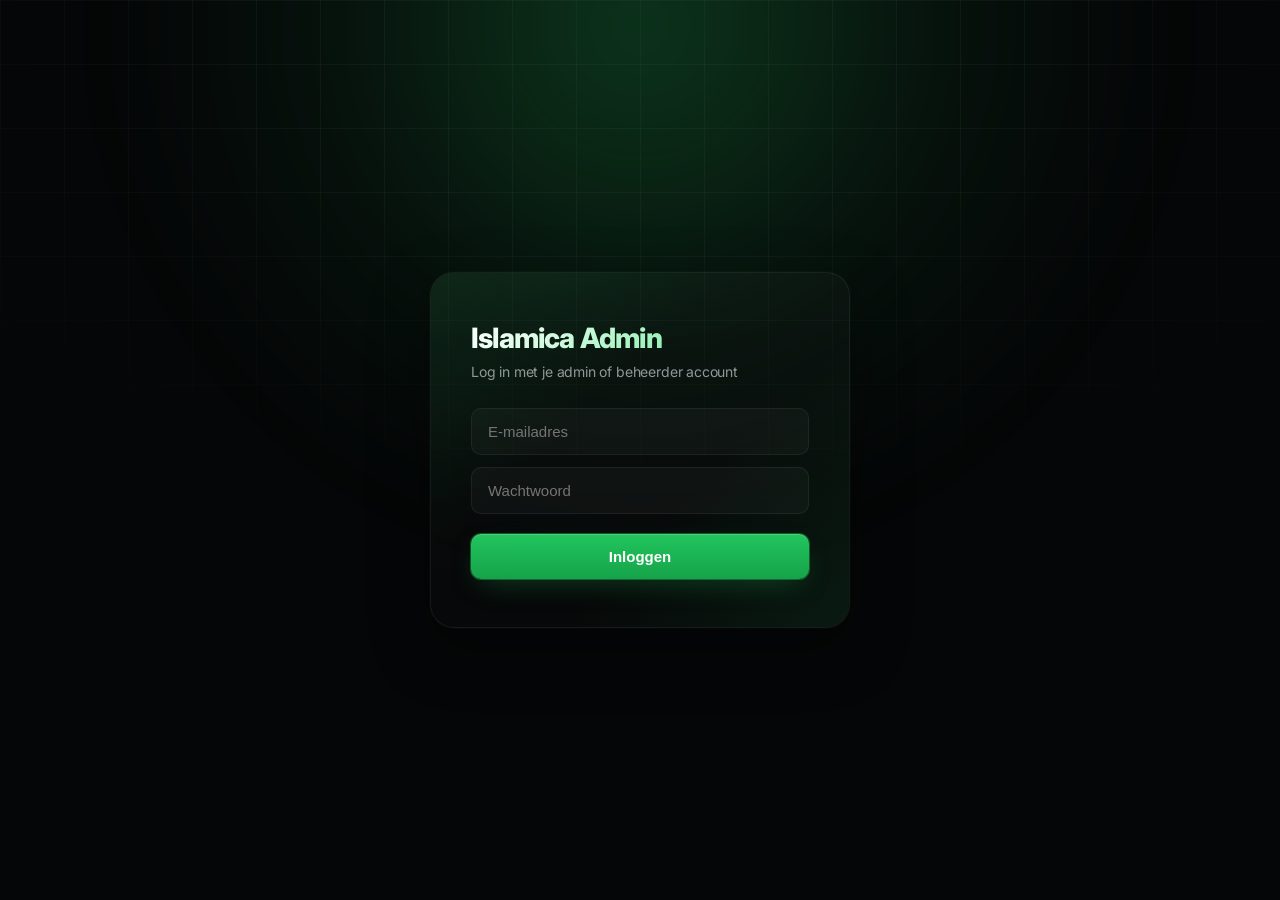
<file: admin/index.html>
<!doctype html>
<html lang="en">
  <head>
    <meta charset="UTF-8" />
    <link rel="icon" type="image/svg+xml" href="/admin/favicon.svg" />
    <meta name="viewport" content="width=device-width, initial-scale=1.0" />
    <title>Moskee Admin</title>
    <script type="module" crossorigin src="/admin/assets/index-C8FRUQvX.js"></script>
    <link rel="stylesheet" crossorigin href="/admin/assets/index-VTuaDzur.css">
  </head>
  <body>
    <div id="root"></div>
  </body>
</html>
</file>
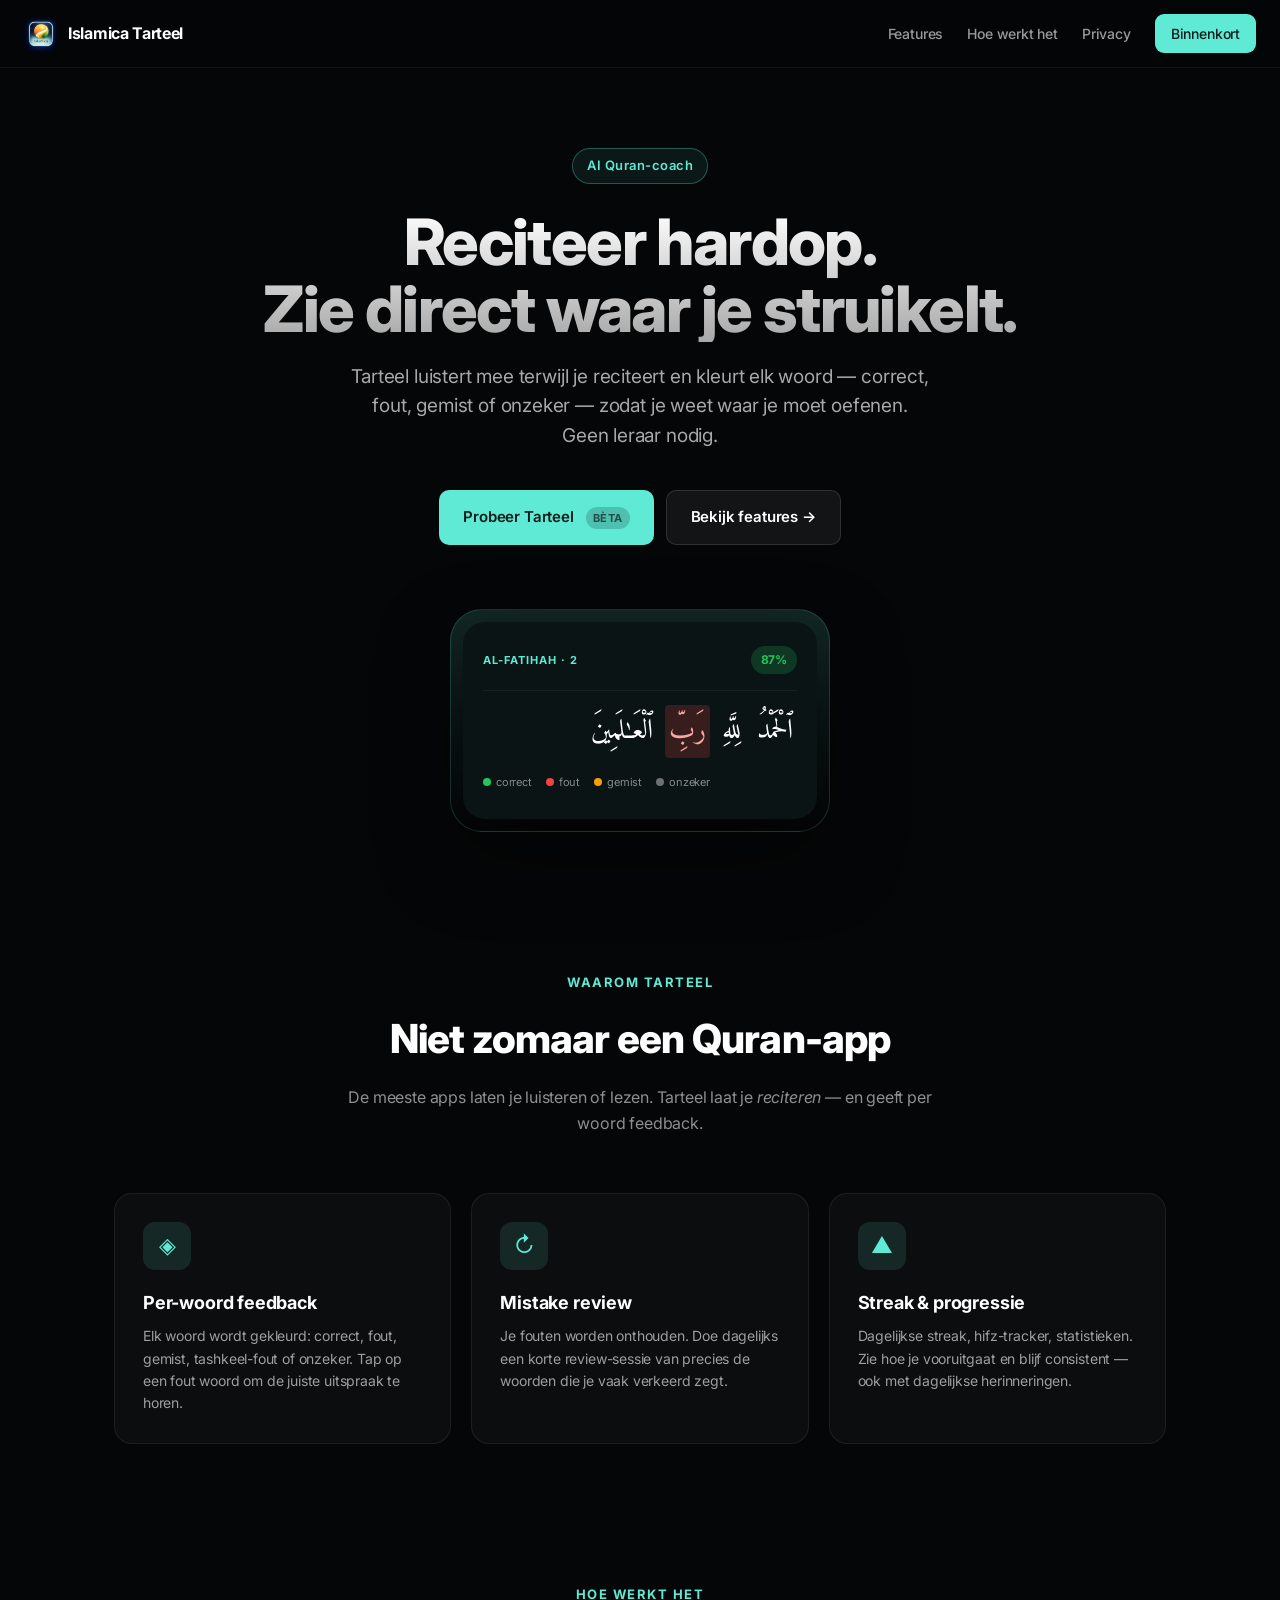
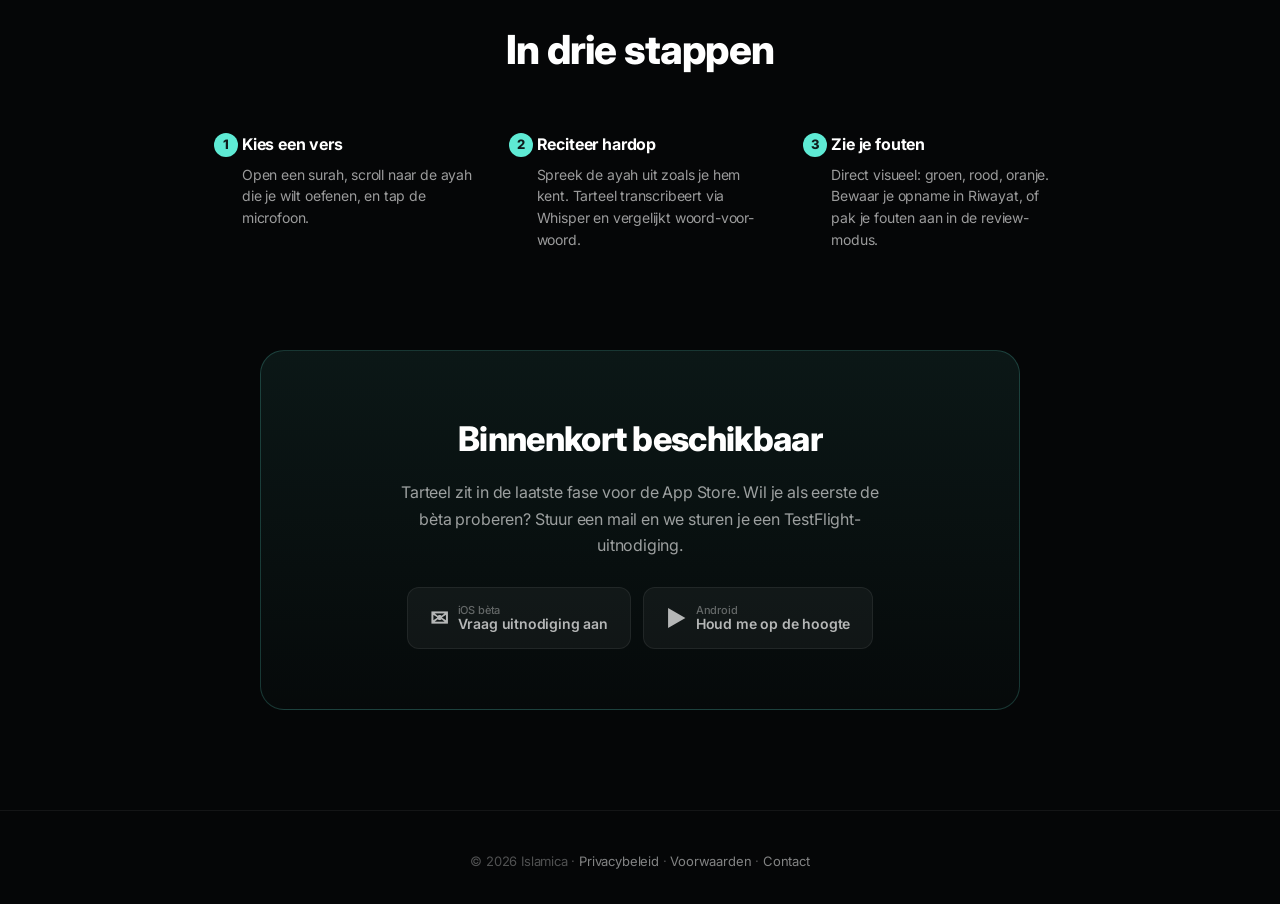
<file: tarteel/index.html>
<!DOCTYPE html>
<html lang="nl" class="scroll-smooth">
<head>
  <meta charset="UTF-8">
  <meta name="viewport" content="width=device-width, initial-scale=1.0">
  <title>Islamica Tarteel — AI Quran-coach voor je recitatie</title>
  <meta name="description" content="Reciteer hardop en zie direct welke woorden je verkeerd uitspreekt. Per-woord feedback, mistake review en streak — gemaakt voor hifz en tajweed.">
  <meta property="og:title" content="Islamica Tarteel — AI Quran-coach">
  <meta property="og:description" content="Reciteer hardop en zie direct welke woorden je verkeerd uitspreekt.">
  <meta property="og:type" content="website">
  <meta property="og:url" content="https://islamica.tech/tarteel/">
  <link rel="icon" type="image/png" sizes="32x32" href="/favicon-32.png">
  <link rel="icon" type="image/png" sizes="16x16" href="/favicon-16.png">
  <link rel="apple-touch-icon" sizes="180x180" href="/apple-touch-icon.png">
  <link rel="preconnect" href="https://fonts.googleapis.com">
  <link rel="preconnect" href="https://fonts.gstatic.com" crossorigin>
  <link href="https://fonts.googleapis.com/css2?family=Inter:wght@400;500;600;700;800;900&family=Amiri:wght@400;700&display=swap" rel="stylesheet">
  <style>
    *, *::before, *::after { margin: 0; padding: 0; box-sizing: border-box; }
    html, body { background: #050607; }
    body {
      font-family: 'Inter', -apple-system, sans-serif;
      color: #e5e7eb;
      -webkit-font-smoothing: antialiased;
      letter-spacing: -0.011em;
      line-height: 1.65;
    }
    nav {
      position: sticky; top: 0; z-index: 100;
      padding: 14px 24px;
      display: flex; align-items: center; justify-content: space-between;
      background: rgba(5,6,7,0.75);
      backdrop-filter: blur(14px);
      border-bottom: 1px solid rgba(255,255,255,0.06);
    }
    .nav-brand { display: flex; align-items: center; gap: 10px; text-decoration: none; color: #fff; }
    .nav-brand img { width: 34px; height: 34px; border-radius: 9px; }
    .nav-brand span { font-weight: 700; font-size: 16px; letter-spacing: -0.3px; }
    nav .nav-links { display: flex; gap: 24px; align-items: center; }
    nav .nav-links a {
      font-size: 14px; font-weight: 500;
      color: rgba(255,255,255,0.6);
      text-decoration: none;
      transition: color 0.15s;
    }
    nav .nav-links a:hover { color: #fff; }
    @media (max-width: 600px) { nav .nav-links a:not(.nav-cta) { display: none; } }

    a.nav-cta {
      padding: 8px 16px;
      background: #5eead4;
      color: #0f1c1c !important;
      border-radius: 9px;
      font-weight: 600;
    }
    a.nav-cta:hover { background: #99f6e4; }

    /* Hero */
    .hero {
      position: relative;
      max-width: 1100px;
      margin: 0 auto;
      padding: 80px 24px 60px;
      text-align: center;
    }
    .hero::before {
      content: '';
      position: absolute;
      top: -100px; left: 50%;
      transform: translateX(-50%);
      width: 800px; height: 600px;
      background: radial-gradient(closest-side, rgba(94,234,212,0.12), transparent);
      pointer-events: none; z-index: -1;
    }
    .hero-eyebrow {
      display: inline-block;
      padding: 6px 14px;
      border: 1px solid rgba(94,234,212,0.3);
      background: rgba(94,234,212,0.08);
      color: #5eead4;
      font-size: 13px;
      font-weight: 600;
      letter-spacing: 0.5px;
      border-radius: 100px;
      margin-bottom: 24px;
    }
    h1.hero-title {
      font-size: clamp(38px, 6vw, 64px);
      font-weight: 800;
      letter-spacing: -0.025em;
      line-height: 1.05;
      margin-bottom: 20px;
      background: linear-gradient(180deg, #fff 0%, #a8a8a8 100%);
      -webkit-background-clip: text;
      -webkit-text-fill-color: transparent;
    }
    .hero-sub {
      font-size: clamp(16px, 2vw, 19px);
      color: rgba(255,255,255,0.65);
      max-width: 580px;
      margin: 0 auto 40px;
      line-height: 1.55;
    }
    .hero-ctas {
      display: flex; gap: 12px; justify-content: center; flex-wrap: wrap;
      margin-bottom: 64px;
    }
    .btn {
      display: inline-flex; align-items: center; gap: 8px;
      padding: 14px 24px;
      border-radius: 10px;
      font-size: 15px; font-weight: 600;
      text-decoration: none;
      transition: transform 0.15s, background 0.15s;
    }
    .btn-primary {
      background: #5eead4;
      color: #0f1c1c;
    }
    .btn-primary:hover { background: #99f6e4; transform: translateY(-1px); }
    .btn-ghost {
      background: rgba(255,255,255,0.06);
      color: #fff;
      border: 1px solid rgba(255,255,255,0.12);
    }
    .btn-ghost:hover { background: rgba(255,255,255,0.1); }
    .btn .badge {
      font-size: 11px; font-weight: 700; letter-spacing: 0.5px;
      padding: 2px 7px; border-radius: 100px;
      background: rgba(255,255,255,0.15);
      color: rgba(255,255,255,0.8);
      margin-left: 4px;
    }
    .btn-primary .badge { background: rgba(15,28,28,0.2); color: rgba(15,28,28,0.7); }

    /* Mock screenshot */
    .mock-wrap {
      max-width: 380px;
      margin: 0 auto;
      padding: 12px;
      background: linear-gradient(180deg, rgba(94,234,212,0.15), rgba(94,234,212,0));
      border-radius: 32px;
      border: 1px solid rgba(94,234,212,0.2);
    }
    .mock-screen {
      background: #0a1414;
      border-radius: 22px;
      padding: 24px 20px 28px;
      box-shadow: 0 30px 80px rgba(0,0,0,0.5);
    }
    .mock-header {
      display: flex; justify-content: space-between; align-items: center;
      padding-bottom: 16px;
      margin-bottom: 16px;
      border-bottom: 1px solid rgba(255,255,255,0.06);
    }
    .mock-header .key { color: #5eead4; font-size: 11px; font-weight: 700; letter-spacing: 1px; }
    .mock-header .score {
      padding: 4px 10px;
      background: rgba(34,197,94,0.2);
      color: #22c55e;
      font-size: 12px;
      font-weight: 700;
      border-radius: 100px;
    }
    .mock-arabic {
      font-family: 'Amiri', serif;
      font-size: 28px;
      line-height: 1.8;
      text-align: right;
      direction: rtl;
      color: #fff;
      margin-bottom: 16px;
    }
    .mock-arabic .word { display: inline; padding: 2px 4px; border-radius: 4px; }
    .mock-arabic .ok { color: #fff; }
    .mock-arabic .bad { background: rgba(239,68,68,0.2); color: #fca5a5; }
    .mock-arabic .miss { background: rgba(245,158,11,0.18); color: #fcd34d; }
    .mock-legend {
      display: flex; gap: 14px; flex-wrap: wrap;
      font-size: 11px;
      color: rgba(255,255,255,0.5);
    }
    .mock-legend span { display: inline-flex; align-items: center; gap: 5px; }
    .mock-legend .dot { width: 8px; height: 8px; border-radius: 4px; }

    /* Features */
    section.features {
      max-width: 1100px;
      margin: 0 auto;
      padding: 80px 24px;
    }
    .section-eyebrow {
      text-align: center;
      color: #5eead4;
      font-size: 13px;
      font-weight: 700;
      letter-spacing: 1.5px;
      text-transform: uppercase;
      margin-bottom: 12px;
    }
    h2.section-title {
      text-align: center;
      font-size: clamp(28px, 4vw, 40px);
      font-weight: 800;
      letter-spacing: -0.02em;
      color: #fff;
      margin-bottom: 12px;
    }
    .section-sub {
      text-align: center;
      color: rgba(255,255,255,0.55);
      max-width: 600px;
      margin: 0 auto 56px;
      font-size: 16px;
    }
    .feature-grid {
      display: grid;
      grid-template-columns: repeat(auto-fit, minmax(280px, 1fr));
      gap: 20px;
    }
    .feature-card {
      padding: 28px;
      background: rgba(255,255,255,0.03);
      border: 1px solid rgba(255,255,255,0.07);
      border-radius: 18px;
      transition: border-color 0.2s, background 0.2s;
    }
    .feature-card:hover {
      border-color: rgba(94,234,212,0.3);
      background: rgba(94,234,212,0.04);
    }
    .feature-icon {
      width: 48px; height: 48px;
      border-radius: 12px;
      background: rgba(94,234,212,0.12);
      color: #5eead4;
      display: flex; align-items: center; justify-content: center;
      font-size: 22px;
      margin-bottom: 18px;
    }
    .feature-card h3 {
      font-size: 18px; font-weight: 700; color: #fff;
      margin-bottom: 8px; letter-spacing: -0.01em;
    }
    .feature-card p {
      font-size: 14px; line-height: 1.6;
      color: rgba(255,255,255,0.6);
    }

    /* How it works */
    section.steps {
      max-width: 900px;
      margin: 0 auto;
      padding: 60px 24px 100px;
    }
    .step-row {
      display: grid;
      grid-template-columns: repeat(auto-fit, minmax(220px, 1fr));
      gap: 32px;
      margin-top: 48px;
    }
    .step {
      position: relative;
      padding-left: 28px;
    }
    .step-num {
      position: absolute; left: 0; top: 2px;
      width: 24px; height: 24px;
      border-radius: 12px;
      background: #5eead4;
      color: #0f1c1c;
      font-size: 13px; font-weight: 800;
      display: flex; align-items: center; justify-content: center;
    }
    .step h3 {
      font-size: 16px; font-weight: 700; color: #fff;
      margin-bottom: 6px;
    }
    .step p {
      font-size: 14px; color: rgba(255,255,255,0.6);
      line-height: 1.55;
    }

    /* Download / coming soon */
    section.cta {
      max-width: 760px;
      margin: 0 auto 100px;
      padding: 60px 32px;
      background: linear-gradient(180deg, rgba(94,234,212,0.08), rgba(94,234,212,0.02));
      border: 1px solid rgba(94,234,212,0.2);
      border-radius: 24px;
      text-align: center;
    }
    section.cta h2 {
      font-size: clamp(26px, 3.5vw, 34px);
      font-weight: 800;
      color: #fff;
      letter-spacing: -0.02em;
      margin-bottom: 12px;
    }
    section.cta p {
      color: rgba(255,255,255,0.6);
      margin-bottom: 28px;
      max-width: 480px;
      margin-left: auto;
      margin-right: auto;
    }
    .store-row {
      display: flex; gap: 12px; justify-content: center; flex-wrap: wrap;
    }
    .store-btn {
      display: inline-flex; align-items: center; gap: 10px;
      padding: 12px 22px;
      background: rgba(255,255,255,0.06);
      border: 1px solid rgba(255,255,255,0.1);
      color: #fff;
      border-radius: 12px;
      text-decoration: none;
      font-size: 14px; font-weight: 600;
      cursor: not-allowed;
      opacity: 0.7;
    }
    .store-btn .label { display: flex; flex-direction: column; align-items: flex-start; line-height: 1.1; }
    .store-btn .label .small { font-size: 11px; color: rgba(255,255,255,0.5); font-weight: 500; }
    .store-btn .icon { font-size: 22px; }

    footer {
      padding: 40px 24px 32px;
      text-align: center;
      color: rgba(255,255,255,0.3);
      font-size: 13px;
      border-top: 1px solid rgba(255,255,255,0.06);
    }
    footer a { color: rgba(255,255,255,0.5); text-decoration: none; }
    footer a:hover { color: #5eead4; }
  </style>
</head>
<body>
  <nav>
    <a href="/" class="nav-brand">
      <img src="/icon.png" alt="Islamica">
      <span>Islamica Tarteel</span>
    </a>
    <div class="nav-links">
      <a href="#features">Features</a>
      <a href="#how">Hoe werkt het</a>
      <a href="/tarteel/privacy">Privacy</a>
      <a href="#download" class="nav-cta">Binnenkort</a>
    </div>
  </nav>

  <section class="hero">
    <span class="hero-eyebrow">AI Quran-coach</span>
    <h1 class="hero-title">Reciteer hardop.<br>Zie direct waar je struikelt.</h1>
    <p class="hero-sub">
      Tarteel luistert mee terwijl je reciteert en kleurt elk woord
      — correct, fout, gemist of onzeker — zodat je weet waar je moet oefenen.
      Geen leraar nodig.
    </p>
    <div class="hero-ctas">
      <a href="#download" class="btn btn-primary">
        Probeer Tarteel <span class="badge">BÈTA</span>
      </a>
      <a href="#features" class="btn btn-ghost">Bekijk features →</a>
    </div>

    <div class="mock-wrap">
      <div class="mock-screen">
        <div class="mock-header">
          <span class="key">AL-FATIHAH · 2</span>
          <span class="score">87%</span>
        </div>
        <p class="mock-arabic">
          <span class="word ok">ٱلْحَمْدُ</span>
          <span class="word ok">لِلَّهِ</span>
          <span class="word bad">رَبِّ</span>
          <span class="word ok">ٱلْعَـٰلَمِينَ</span>
        </p>
        <div class="mock-legend">
          <span><span class="dot" style="background:#22c55e"></span>correct</span>
          <span><span class="dot" style="background:#ef4444"></span>fout</span>
          <span><span class="dot" style="background:#f59e0b"></span>gemist</span>
          <span><span class="dot" style="background:rgba(255,255,255,0.4)"></span>onzeker</span>
        </div>
      </div>
    </div>
  </section>

  <section class="features" id="features">
    <p class="section-eyebrow">Waarom Tarteel</p>
    <h2 class="section-title">Niet zomaar een Quran-app</h2>
    <p class="section-sub">
      De meeste apps laten je luisteren of lezen. Tarteel laat je
      <em>reciteren</em> — en geeft per woord feedback.
    </p>
    <div class="feature-grid">
      <div class="feature-card">
        <div class="feature-icon">◈</div>
        <h3>Per-woord feedback</h3>
        <p>
          Elk woord wordt gekleurd: correct, fout, gemist, tashkeel-fout
          of onzeker. Tap op een fout woord om de juiste uitspraak te horen.
        </p>
      </div>
      <div class="feature-card">
        <div class="feature-icon">↻</div>
        <h3>Mistake review</h3>
        <p>
          Je fouten worden onthouden. Doe dagelijks een korte review-sessie
          van precies de woorden die je vaak verkeerd zegt.
        </p>
      </div>
      <div class="feature-card">
        <div class="feature-icon">▲</div>
        <h3>Streak &amp; progressie</h3>
        <p>
          Dagelijkse streak, hifz-tracker, statistieken. Zie hoe je
          vooruitgaat en blijf consistent — ook met dagelijkse herinneringen.
        </p>
      </div>
    </div>
  </section>

  <section class="steps" id="how">
    <p class="section-eyebrow">Hoe werkt het</p>
    <h2 class="section-title">In drie stappen</h2>
    <div class="step-row">
      <div class="step">
        <div class="step-num">1</div>
        <h3>Kies een vers</h3>
        <p>Open een surah, scroll naar de ayah die je wilt oefenen, en tap de microfoon.</p>
      </div>
      <div class="step">
        <div class="step-num">2</div>
        <h3>Reciteer hardop</h3>
        <p>Spreek de ayah uit zoals je hem kent. Tarteel transcribeert via Whisper en vergelijkt woord-voor-woord.</p>
      </div>
      <div class="step">
        <div class="step-num">3</div>
        <h3>Zie je fouten</h3>
        <p>Direct visueel: groen, rood, oranje. Bewaar je opname in Riwayat, of pak je fouten aan in de review-modus.</p>
      </div>
    </div>
  </section>

  <section class="cta" id="download">
    <h2>Binnenkort beschikbaar</h2>
    <p>
      Tarteel zit in de laatste fase voor de App Store. Wil je als
      eerste de bèta proberen? Stuur een mail en we sturen je een TestFlight-uitnodiging.
    </p>
    <div class="store-row">
      <a href="mailto:belfenomeno@gmail.com?subject=Tarteel%20b%C3%A8ta-uitnodiging" class="store-btn">
        <span class="icon">✉</span>
        <span class="label">
          <span class="small">iOS bèta</span>
          <span>Vraag uitnodiging aan</span>
        </span>
      </a>
      <a href="mailto:belfenomeno@gmail.com?subject=Tarteel%20Android%20bericht" class="store-btn">
        <span class="icon">▶</span>
        <span class="label">
          <span class="small">Android</span>
          <span>Houd me op de hoogte</span>
        </span>
      </a>
    </div>
  </section>

  <footer>
    © 2026 Islamica · <a href="/tarteel/privacy">Privacybeleid</a> · <a href="/tarteel/terms">Voorwaarden</a> · <a href="mailto:belfenomeno@gmail.com">Contact</a>
  </footer>
</body>
</html>
</file>
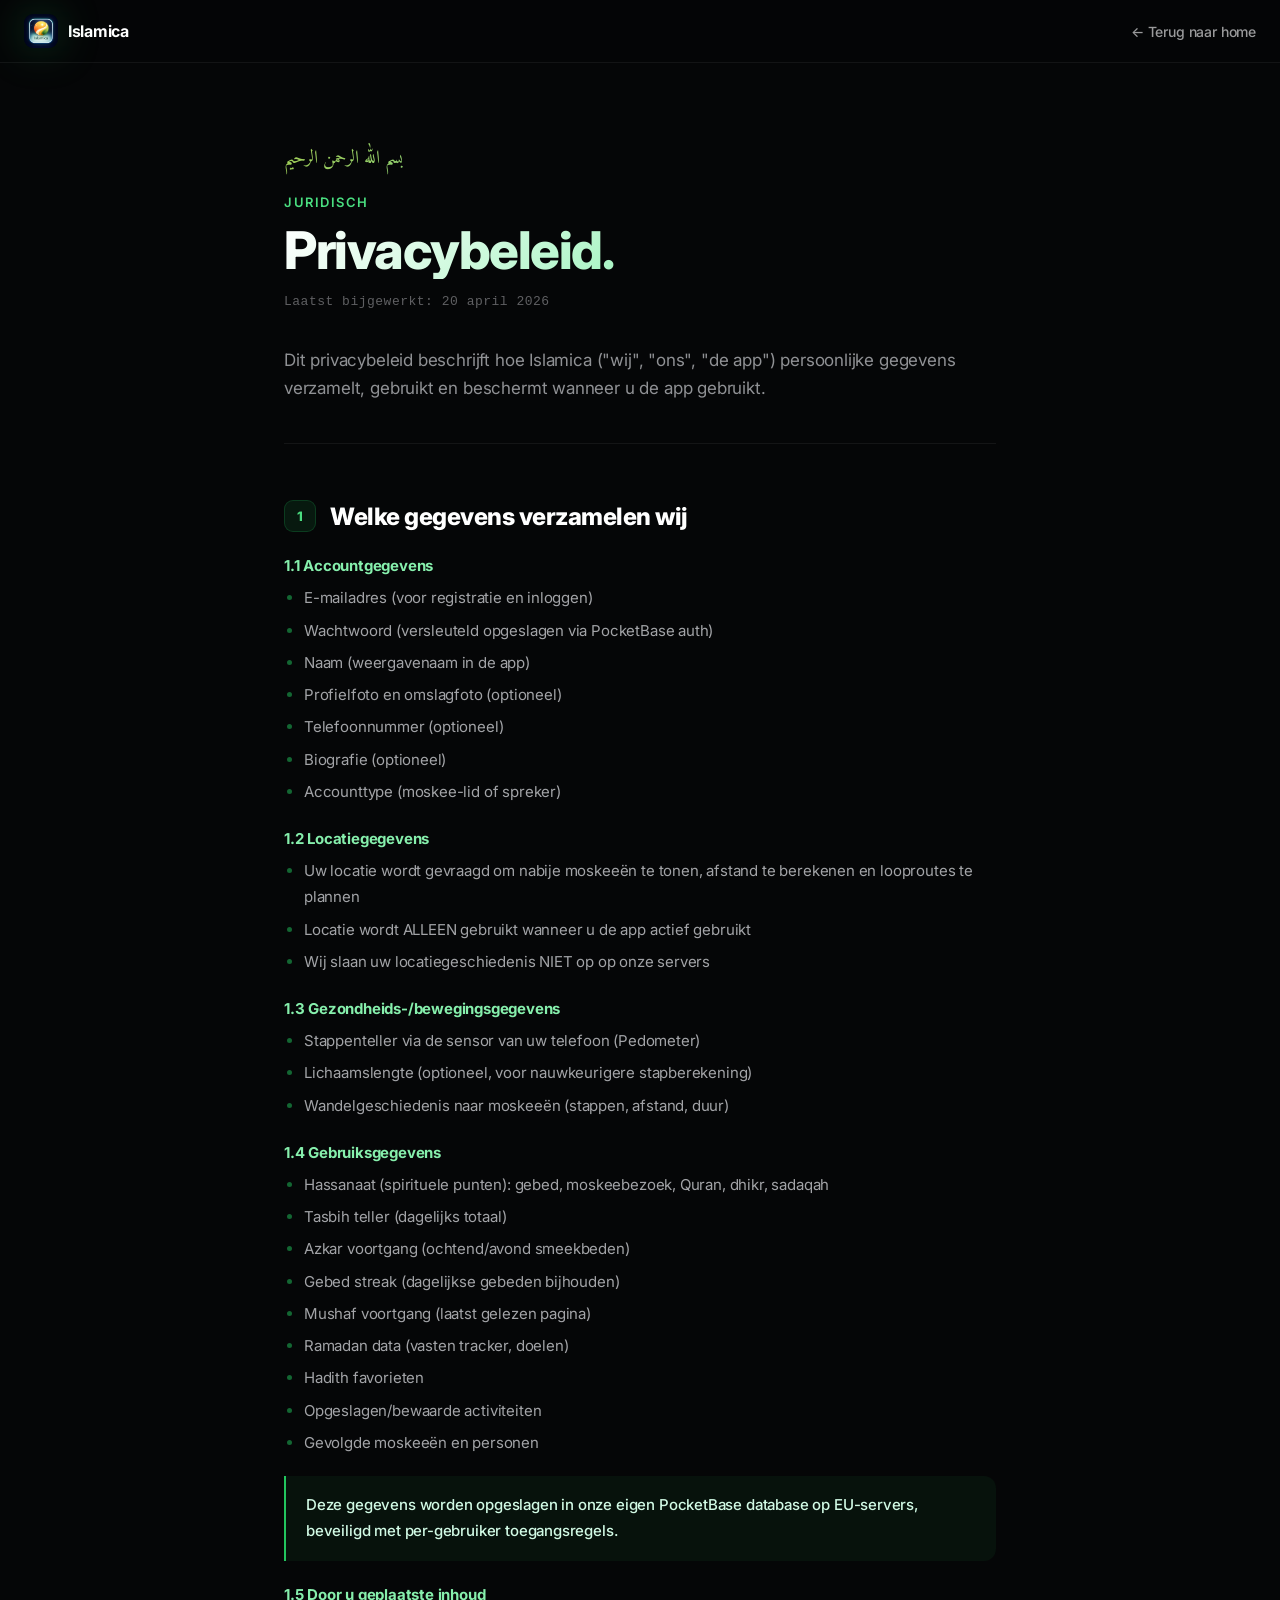
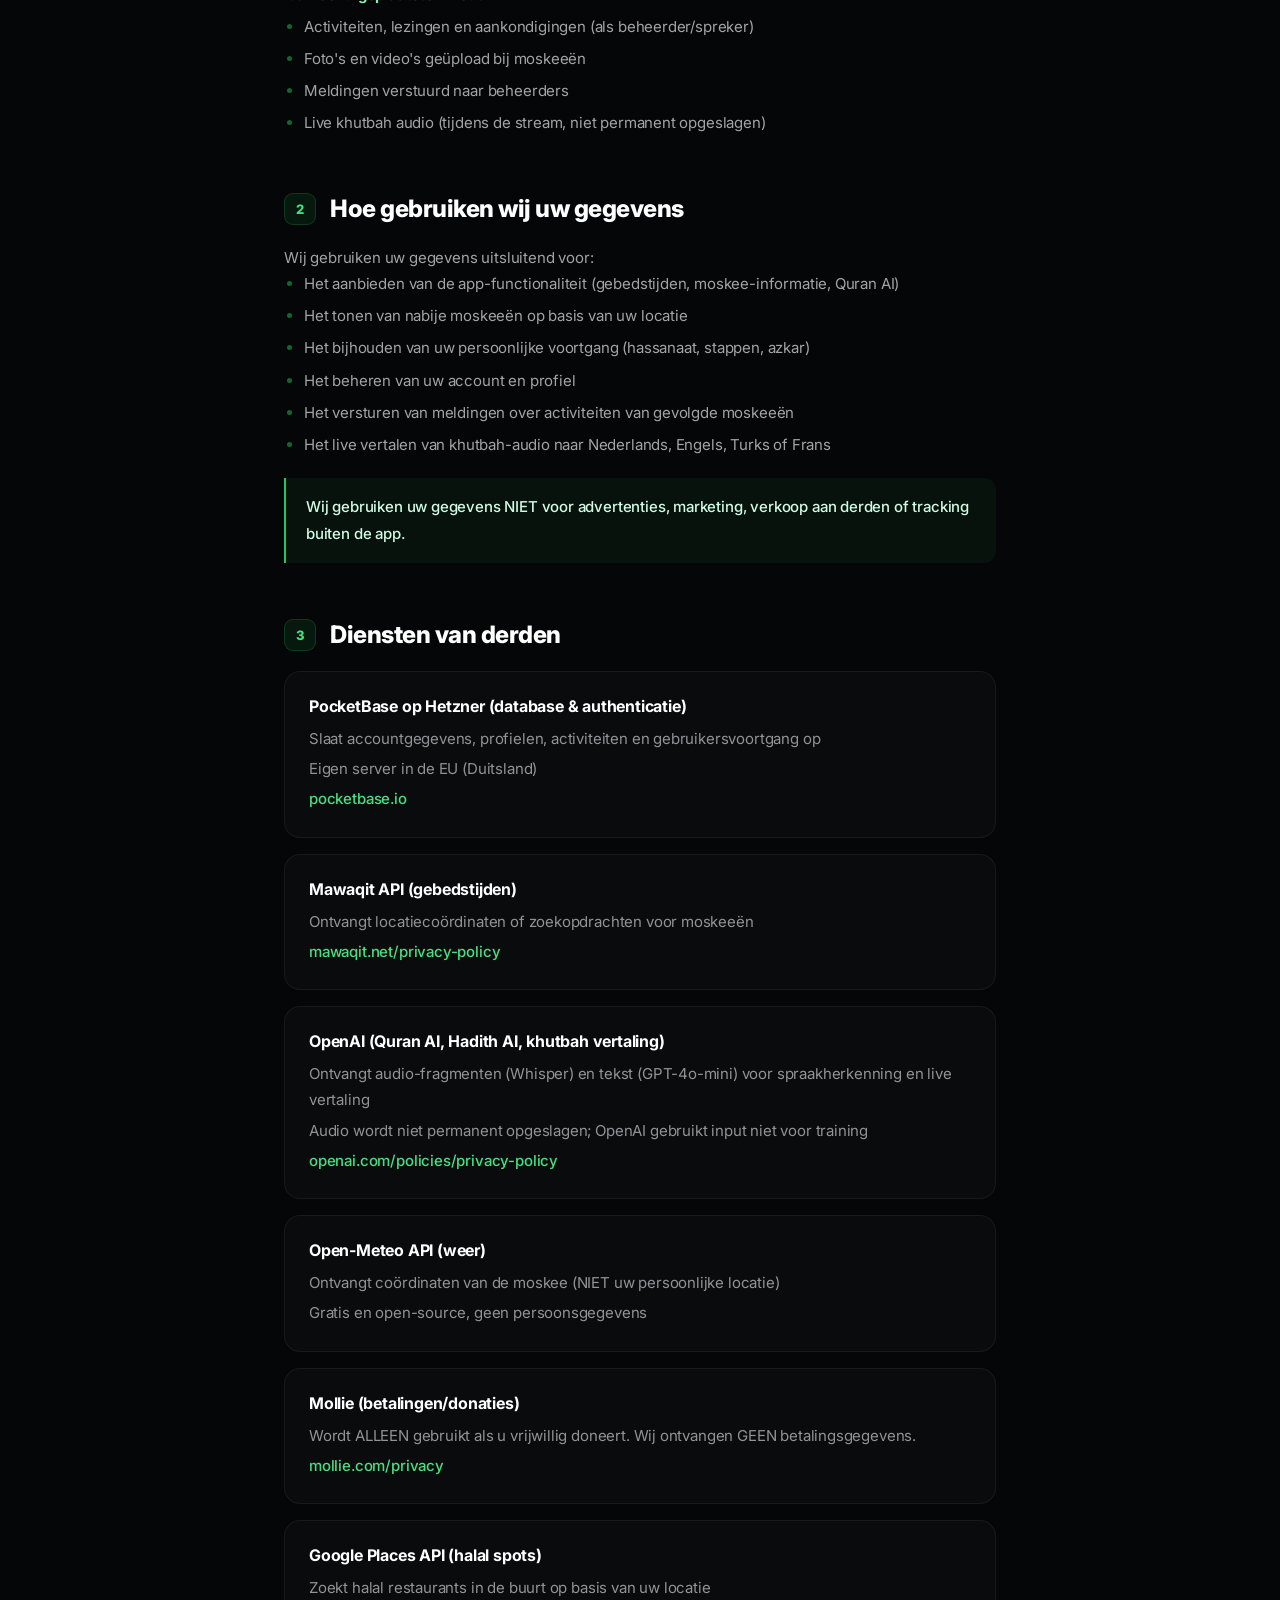
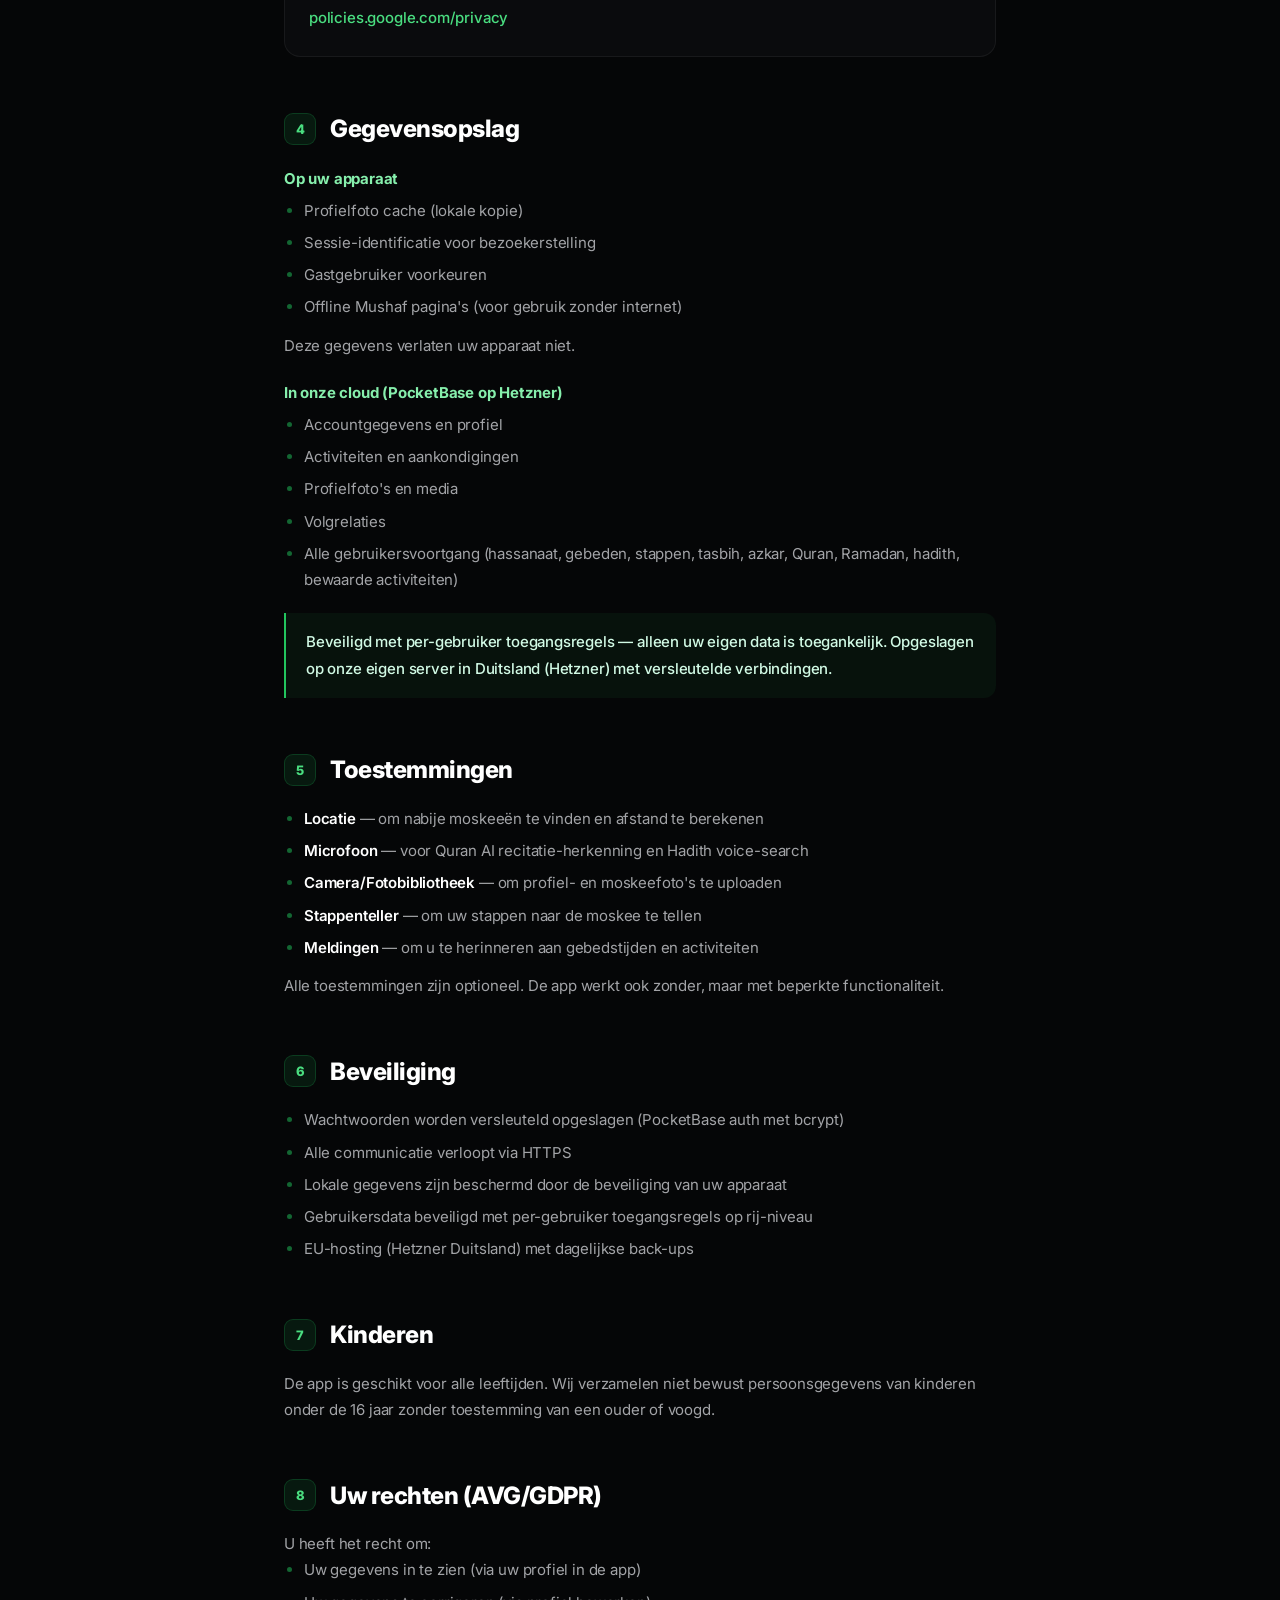
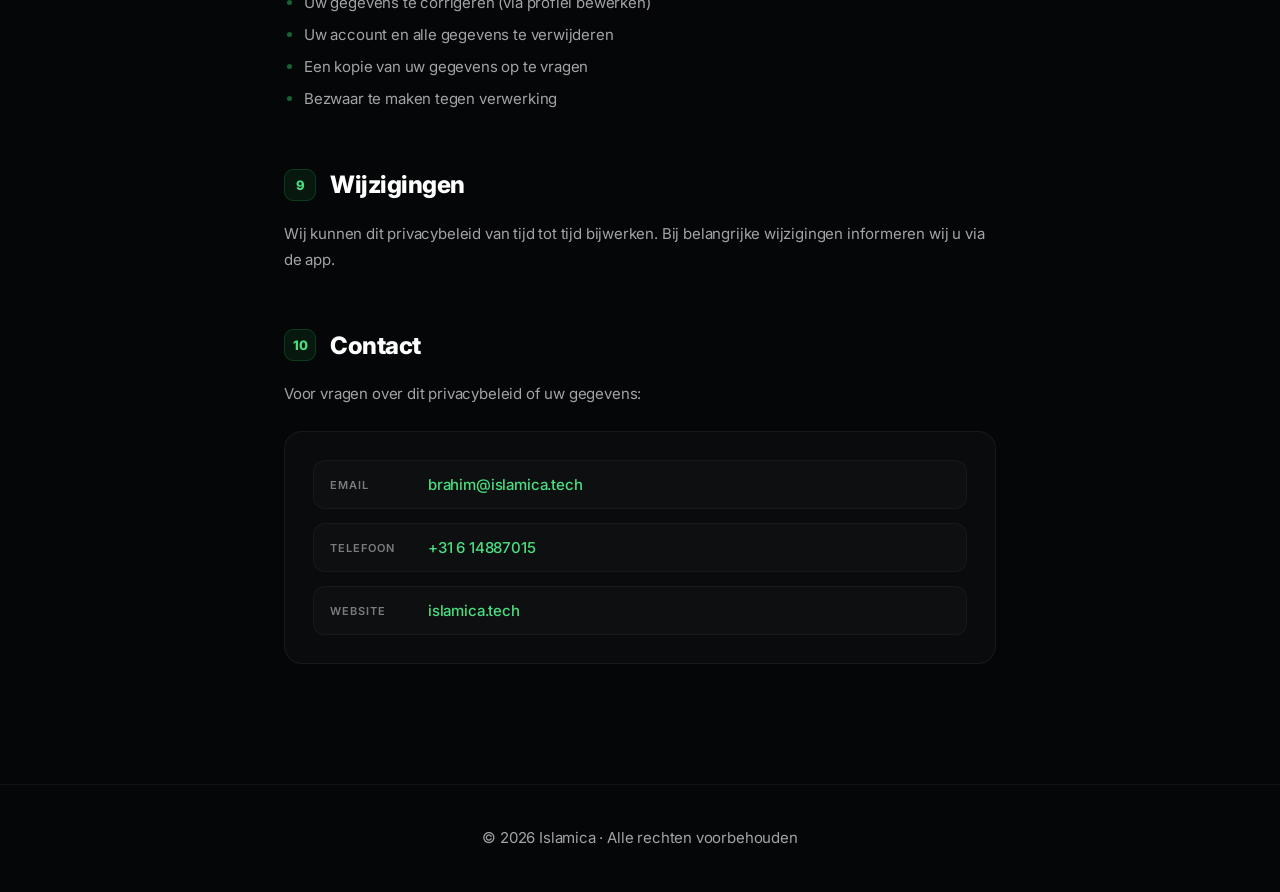
<file: privacy.html>
<!DOCTYPE html>
<html lang="nl" class="scroll-smooth">
<head>
  <meta charset="UTF-8">
  <meta name="viewport" content="width=device-width, initial-scale=1.0">
  <title>Privacybeleid — Islamica</title>
  <link rel="icon" type="image/png" sizes="32x32" href="favicon-32.png">
  <link rel="icon" type="image/png" sizes="16x16" href="favicon-16.png">
  <link rel="apple-touch-icon" sizes="180x180" href="apple-touch-icon.png">
  <link rel="preconnect" href="https://fonts.googleapis.com">
  <link rel="preconnect" href="https://fonts.gstatic.com" crossorigin>
  <link href="https://fonts.googleapis.com/css2?family=Inter:wght@400;500;600;700;800;900&family=Amiri:wght@400;700&display=swap" rel="stylesheet">
  <style>
    *, *::before, *::after { margin: 0; padding: 0; box-sizing: border-box; }
    html, body { background: #050607; }
    body {
      font-family: 'Inter', -apple-system, sans-serif;
      color: #e5e7eb;
      -webkit-font-smoothing: antialiased;
      letter-spacing: -0.011em;
    }

    .grid-pattern {
      background-image:
        linear-gradient(to right, rgba(255,255,255,0.04) 1px, transparent 1px),
        linear-gradient(to bottom, rgba(255,255,255,0.04) 1px, transparent 1px);
      background-size: 64px 64px;
      mask-image: radial-gradient(ellipse 80% 60% at 50% 0%, black 40%, transparent 100%);
      -webkit-mask-image: radial-gradient(ellipse 80% 60% at 50% 0%, black 40%, transparent 100%);
    }
    .hero-glow {
      background: radial-gradient(900px circle at 50% 0%, rgba(34,197,94,0.25), rgba(34,197,94,0.05) 35%, transparent 60%);
      filter: blur(40px);
    }
    .noise {
      background-image: url("data:image/svg+xml;utf8,<svg viewBox='0 0 200 200' xmlns='http://www.w3.org/2000/svg'><filter id='n'><feTurbulence type='fractalNoise' baseFrequency='0.9' numOctaves='3' stitchTiles='stitch'/></filter><rect width='100%25' height='100%25' filter='url(%23n)' opacity='0.5'/></svg>");
      opacity: 0.06;
      mix-blend-mode: overlay;
    }
    .bg-layers { position: fixed; inset: 0; z-index: -1; pointer-events: none; }
    .bg-layers > div { position: absolute; inset: 0; }
    .bg-layers .glow { top: -200px; left: 50%; transform: translateX(-50%); width: 1200px; height: 800px; }

    nav {
      position: sticky; top: 0; z-index: 100;
      padding: 14px 24px;
      display: flex; align-items: center; justify-content: space-between;
      background: rgba(5,6,7,0.75);
      backdrop-filter: blur(14px);
      border-bottom: 1px solid rgba(255,255,255,0.06);
    }
    .nav-brand { display: flex; align-items: center; gap: 10px; text-decoration: none; color: #fff; }
    .nav-brand img {
      width: 34px; height: 34px; border-radius: 9px;
      filter: drop-shadow(0 0 20px rgba(34,197,94,0.25));
    }
    .nav-brand span { font-weight: 700; font-size: 16px; letter-spacing: -0.3px; }
    nav a.back {
      font-size: 14px; font-weight: 500;
      color: rgba(255,255,255,0.6);
      text-decoration: none;
      transition: color 0.2s;
    }
    nav a.back:hover { color: #fff; }

    .container {
      max-width: 760px;
      margin: 0 auto;
      padding: 80px 24px 120px;
      position: relative;
    }

    .dua {
      font-family: 'Amiri', serif;
      font-size: 1.15rem;
      direction: rtl;
      text-align: left;
      background: linear-gradient(135deg, #bef264, #86efac 50%, #4ade80);
      -webkit-background-clip: text; background-clip: text;
      -webkit-text-fill-color: transparent;
      opacity: 0.85;
      margin-bottom: 16px;
    }

    .eyebrow {
      display: inline-block;
      font-size: 13px;
      font-weight: 600;
      letter-spacing: 1.5px;
      text-transform: uppercase;
      color: #4ade80;
      margin-bottom: 14px;
    }

    h1 {
      font-size: clamp(36px, 5vw, 52px);
      font-weight: 800;
      letter-spacing: -1.5px;
      line-height: 1.05;
      margin-bottom: 12px;
      background: linear-gradient(135deg, #ffffff 0%, #bbf7d0 40%, #4ade80 100%);
      -webkit-background-clip: text; background-clip: text;
      -webkit-text-fill-color: transparent;
    }

    .updated {
      font-size: 13px;
      color: rgba(229,231,235,0.4);
      font-weight: 500;
      letter-spacing: 0.5px;
      margin-bottom: 32px;
      font-family: ui-monospace, 'SF Mono', Menlo, monospace;
    }

    .intro {
      font-size: 17px;
      color: rgba(229,231,235,0.62);
      line-height: 1.7;
      margin-bottom: 56px;
      padding-bottom: 40px;
      border-bottom: 1px solid rgba(255,255,255,0.06);
    }

    h2 {
      font-size: 24px;
      font-weight: 800;
      letter-spacing: -0.5px;
      margin-top: 56px;
      margin-bottom: 20px;
      display: flex; align-items: center; gap: 14px;
      color: #fff;
    }
    h2 .num {
      display: inline-flex; align-items: center; justify-content: center;
      width: 32px; height: 32px; border-radius: 9px;
      background: rgba(34,197,94,0.1);
      border: 1px solid rgba(34,197,94,0.2);
      color: #4ade80;
      font-size: 13px; font-weight: 800;
      flex-shrink: 0;
    }

    h3 {
      font-size: 15px;
      font-weight: 700;
      margin-top: 24px;
      margin-bottom: 10px;
      color: #86efac;
      letter-spacing: -0.2px;
    }

    p, li {
      font-size: 15px;
      color: rgba(229,231,235,0.7);
      line-height: 1.75;
    }

    strong { color: #fff; font-weight: 600; }

    ul { padding-left: 20px; margin-bottom: 12px; }
    li { margin-bottom: 6px; }
    li::marker { color: rgba(34,197,94,0.5); }

    a { color: #4ade80; text-decoration: none; font-weight: 500; transition: color 0.2s; }
    a:hover { color: #86efac; }

    .card {
      background: #0a0b0d;
      border: 1px solid rgba(255,255,255,0.06);
      border-radius: 16px;
      padding: 24px;
      margin-top: 16px;
      margin-bottom: 16px;
      transition: border-color 0.25s;
    }
    .card:hover { border-color: rgba(34,197,94,0.25); }
    .card h3 { margin-top: 0; color: #fff; font-size: 16px; }
    .card p { margin-bottom: 4px; color: rgba(229,231,235,0.62); }
    .card p:last-child { margin-bottom: 0; }

    .highlight {
      background: rgba(34,197,94,0.06);
      border-left: 2px solid #22c55e;
      padding: 16px 20px;
      border-radius: 0 12px 12px 0;
      margin: 20px 0;
    }
    .highlight p { color: #d1fae5; font-weight: 500; }

    .contact-box {
      background: #0a0b0d;
      border: 1px solid rgba(255,255,255,0.06);
      border-radius: 18px;
      padding: 28px;
      margin-top: 24px;
      display: flex; flex-direction: column; gap: 14px;
    }
    .contact-row {
      display: flex; align-items: center; gap: 12px;
      padding: 14px 16px;
      border-radius: 12px;
      background: rgba(255,255,255,0.02);
      border: 1px solid rgba(255,255,255,0.04);
      transition: all 0.2s;
    }
    .contact-row:hover {
      background: rgba(255,255,255,0.04);
      border-color: rgba(34,197,94,0.2);
    }
    .contact-row .label {
      font-size: 11px;
      color: rgba(229,231,235,0.5);
      font-weight: 600;
      letter-spacing: 1px;
      text-transform: uppercase;
      min-width: 86px;
    }
    .contact-row .value { font-size: 15px; font-weight: 600; color: #fff; }

    footer {
      text-align: center;
      padding: 40px 24px;
      border-top: 1px solid rgba(255,255,255,0.05);
      color: rgba(229,231,235,0.4);
      font-size: 13px;
    }

    ::selection { background: rgba(34,197,94,0.3); color: #fff; }

    @media (max-width: 600px) {
      .container { padding: 50px 20px 80px; }
      h1 { font-size: 32px; }
      h2 { font-size: 20px; }
    }
  </style>
</head>
<body>

  <div class="bg-layers">
    <div class="grid-pattern"></div>
    <div class="noise"></div>
    <div class="hero-glow glow"></div>
  </div>

  <nav>
    <a href="/" class="nav-brand">
      <img src="icon.png" alt="Islamica">
      <span>Islamica</span>
    </a>
    <a href="/" class="back">← Terug naar home</a>
  </nav>

  <div class="container">
    <p class="dua">بسم الله الرحمن الرحيم</p>
    <span class="eyebrow">Juridisch</span>
    <h1>Privacybeleid.</h1>
    <p class="updated">Laatst bijgewerkt: 20 april 2026</p>
    <p class="intro">Dit privacybeleid beschrijft hoe Islamica ("wij", "ons", "de app") persoonlijke gegevens verzamelt, gebruikt en beschermt wanneer u de app gebruikt.</p>

    <h2><span class="num">1</span> Welke gegevens verzamelen wij</h2>

    <h3>1.1 Accountgegevens</h3>
    <ul>
      <li>E-mailadres (voor registratie en inloggen)</li>
      <li>Wachtwoord (versleuteld opgeslagen via PocketBase auth)</li>
      <li>Naam (weergavenaam in de app)</li>
      <li>Profielfoto en omslagfoto (optioneel)</li>
      <li>Telefoonnummer (optioneel)</li>
      <li>Biografie (optioneel)</li>
      <li>Accounttype (moskee-lid of spreker)</li>
    </ul>

    <h3>1.2 Locatiegegevens</h3>
    <ul>
      <li>Uw locatie wordt gevraagd om nabije moskeeën te tonen, afstand te berekenen en looproutes te plannen</li>
      <li>Locatie wordt ALLEEN gebruikt wanneer u de app actief gebruikt</li>
      <li>Wij slaan uw locatiegeschiedenis NIET op op onze servers</li>
    </ul>

    <h3>1.3 Gezondheids-/bewegingsgegevens</h3>
    <ul>
      <li>Stappenteller via de sensor van uw telefoon (Pedometer)</li>
      <li>Lichaamslengte (optioneel, voor nauwkeurigere stapberekening)</li>
      <li>Wandelgeschiedenis naar moskeeën (stappen, afstand, duur)</li>
    </ul>

    <h3>1.4 Gebruiksgegevens</h3>
    <ul>
      <li>Hassanaat (spirituele punten): gebed, moskeebezoek, Quran, dhikr, sadaqah</li>
      <li>Tasbih teller (dagelijks totaal)</li>
      <li>Azkar voortgang (ochtend/avond smeekbeden)</li>
      <li>Gebed streak (dagelijkse gebeden bijhouden)</li>
      <li>Mushaf voortgang (laatst gelezen pagina)</li>
      <li>Ramadan data (vasten tracker, doelen)</li>
      <li>Hadith favorieten</li>
      <li>Opgeslagen/bewaarde activiteiten</li>
      <li>Gevolgde moskeeën en personen</li>
    </ul>
    <div class="highlight">
      <p>Deze gegevens worden opgeslagen in onze eigen PocketBase database op EU-servers, beveiligd met per-gebruiker toegangsregels.</p>
    </div>

    <h3>1.5 Door u geplaatste inhoud</h3>
    <ul>
      <li>Activiteiten, lezingen en aankondigingen (als beheerder/spreker)</li>
      <li>Foto's en video's geüpload bij moskeeën</li>
      <li>Meldingen verstuurd naar beheerders</li>
      <li>Live khutbah audio (tijdens de stream, niet permanent opgeslagen)</li>
    </ul>

    <h2><span class="num">2</span> Hoe gebruiken wij uw gegevens</h2>
    <p>Wij gebruiken uw gegevens uitsluitend voor:</p>
    <ul>
      <li>Het aanbieden van de app-functionaliteit (gebedstijden, moskee-informatie, Quran AI)</li>
      <li>Het tonen van nabije moskeeën op basis van uw locatie</li>
      <li>Het bijhouden van uw persoonlijke voortgang (hassanaat, stappen, azkar)</li>
      <li>Het beheren van uw account en profiel</li>
      <li>Het versturen van meldingen over activiteiten van gevolgde moskeeën</li>
      <li>Het live vertalen van khutbah-audio naar Nederlands, Engels, Turks of Frans</li>
    </ul>
    <div class="highlight">
      <p>Wij gebruiken uw gegevens NIET voor advertenties, marketing, verkoop aan derden of tracking buiten de app.</p>
    </div>

    <h2><span class="num">3</span> Diensten van derden</h2>

    <div class="card">
      <h3>PocketBase op Hetzner (database &amp; authenticatie)</h3>
      <p>Slaat accountgegevens, profielen, activiteiten en gebruikersvoortgang op</p>
      <p>Eigen server in de EU (Duitsland)</p>
      <p><a href="https://pocketbase.io">pocketbase.io</a></p>
    </div>

    <div class="card">
      <h3>Mawaqit API (gebedstijden)</h3>
      <p>Ontvangt locatiecoördinaten of zoekopdrachten voor moskeeën</p>
      <p><a href="https://mawaqit.net/en/privacy-policy">mawaqit.net/privacy-policy</a></p>
    </div>

    <div class="card">
      <h3>OpenAI (Quran AI, Hadith AI, khutbah vertaling)</h3>
      <p>Ontvangt audio-fragmenten (Whisper) en tekst (GPT-4o-mini) voor spraakherkenning en live vertaling</p>
      <p>Audio wordt niet permanent opgeslagen; OpenAI gebruikt input niet voor training</p>
      <p><a href="https://openai.com/policies/privacy-policy">openai.com/policies/privacy-policy</a></p>
    </div>

    <div class="card">
      <h3>Open-Meteo API (weer)</h3>
      <p>Ontvangt coördinaten van de moskee (NIET uw persoonlijke locatie)</p>
      <p>Gratis en open-source, geen persoonsgegevens</p>
    </div>

    <div class="card">
      <h3>Mollie (betalingen/donaties)</h3>
      <p>Wordt ALLEEN gebruikt als u vrijwillig doneert. Wij ontvangen GEEN betalingsgegevens.</p>
      <p><a href="https://www.mollie.com/privacy">mollie.com/privacy</a></p>
    </div>

    <div class="card">
      <h3>Google Places API (halal spots)</h3>
      <p>Zoekt halal restaurants in de buurt op basis van uw locatie</p>
      <p><a href="https://policies.google.com/privacy">policies.google.com/privacy</a></p>
    </div>

    <h2><span class="num">4</span> Gegevensopslag</h2>

    <h3>Op uw apparaat</h3>
    <ul>
      <li>Profielfoto cache (lokale kopie)</li>
      <li>Sessie-identificatie voor bezoekerstelling</li>
      <li>Gastgebruiker voorkeuren</li>
      <li>Offline Mushaf pagina's (voor gebruik zonder internet)</li>
    </ul>
    <p>Deze gegevens verlaten uw apparaat niet.</p>

    <h3>In onze cloud (PocketBase op Hetzner)</h3>
    <ul>
      <li>Accountgegevens en profiel</li>
      <li>Activiteiten en aankondigingen</li>
      <li>Profielfoto's en media</li>
      <li>Volgrelaties</li>
      <li>Alle gebruikersvoortgang (hassanaat, gebeden, stappen, tasbih, azkar, Quran, Ramadan, hadith, bewaarde activiteiten)</li>
    </ul>
    <div class="highlight">
      <p>Beveiligd met per-gebruiker toegangsregels — alleen uw eigen data is toegankelijk. Opgeslagen op onze eigen server in Duitsland (Hetzner) met versleutelde verbindingen.</p>
    </div>

    <h2><span class="num">5</span> Toestemmingen</h2>
    <ul>
      <li><strong>Locatie</strong> — om nabije moskeeën te vinden en afstand te berekenen</li>
      <li><strong>Microfoon</strong> — voor Quran AI recitatie-herkenning en Hadith voice-search</li>
      <li><strong>Camera/Fotobibliotheek</strong> — om profiel- en moskeefoto's te uploaden</li>
      <li><strong>Stappenteller</strong> — om uw stappen naar de moskee te tellen</li>
      <li><strong>Meldingen</strong> — om u te herinneren aan gebedstijden en activiteiten</li>
    </ul>
    <p style="margin-top: 12px;">Alle toestemmingen zijn optioneel. De app werkt ook zonder, maar met beperkte functionaliteit.</p>

    <h2><span class="num">6</span> Beveiliging</h2>
    <ul>
      <li>Wachtwoorden worden versleuteld opgeslagen (PocketBase auth met bcrypt)</li>
      <li>Alle communicatie verloopt via HTTPS</li>
      <li>Lokale gegevens zijn beschermd door de beveiliging van uw apparaat</li>
      <li>Gebruikersdata beveiligd met per-gebruiker toegangsregels op rij-niveau</li>
      <li>EU-hosting (Hetzner Duitsland) met dagelijkse back-ups</li>
    </ul>

    <h2><span class="num">7</span> Kinderen</h2>
    <p>De app is geschikt voor alle leeftijden. Wij verzamelen niet bewust persoonsgegevens van kinderen onder de 16 jaar zonder toestemming van een ouder of voogd.</p>

    <h2><span class="num">8</span> Uw rechten (AVG/GDPR)</h2>
    <p>U heeft het recht om:</p>
    <ul>
      <li>Uw gegevens in te zien (via uw profiel in de app)</li>
      <li>Uw gegevens te corrigeren (via profiel bewerken)</li>
      <li>Uw account en alle gegevens te verwijderen</li>
      <li>Een kopie van uw gegevens op te vragen</li>
      <li>Bezwaar te maken tegen verwerking</li>
    </ul>

    <h2><span class="num">9</span> Wijzigingen</h2>
    <p>Wij kunnen dit privacybeleid van tijd tot tijd bijwerken. Bij belangrijke wijzigingen informeren wij u via de app.</p>

    <h2><span class="num">10</span> Contact</h2>
    <p>Voor vragen over dit privacybeleid of uw gegevens:</p>
    <div class="contact-box">
      <div class="contact-row">
        <span class="label">Email</span>
        <span class="value"><a href="mailto:brahim@islamica.tech">brahim@islamica.tech</a></span>
      </div>
      <div class="contact-row">
        <span class="label">Telefoon</span>
        <span class="value"><a href="tel:+31614887015">+31 6 14887015</a></span>
      </div>
      <div class="contact-row">
        <span class="label">Website</span>
        <span class="value"><a href="https://islamica.tech">islamica.tech</a></span>
      </div>
    </div>
  </div>

  <footer>
    <p>&copy; 2026 Islamica · Alle rechten voorbehouden</p>
  </footer>

</body>
</html>
</file>
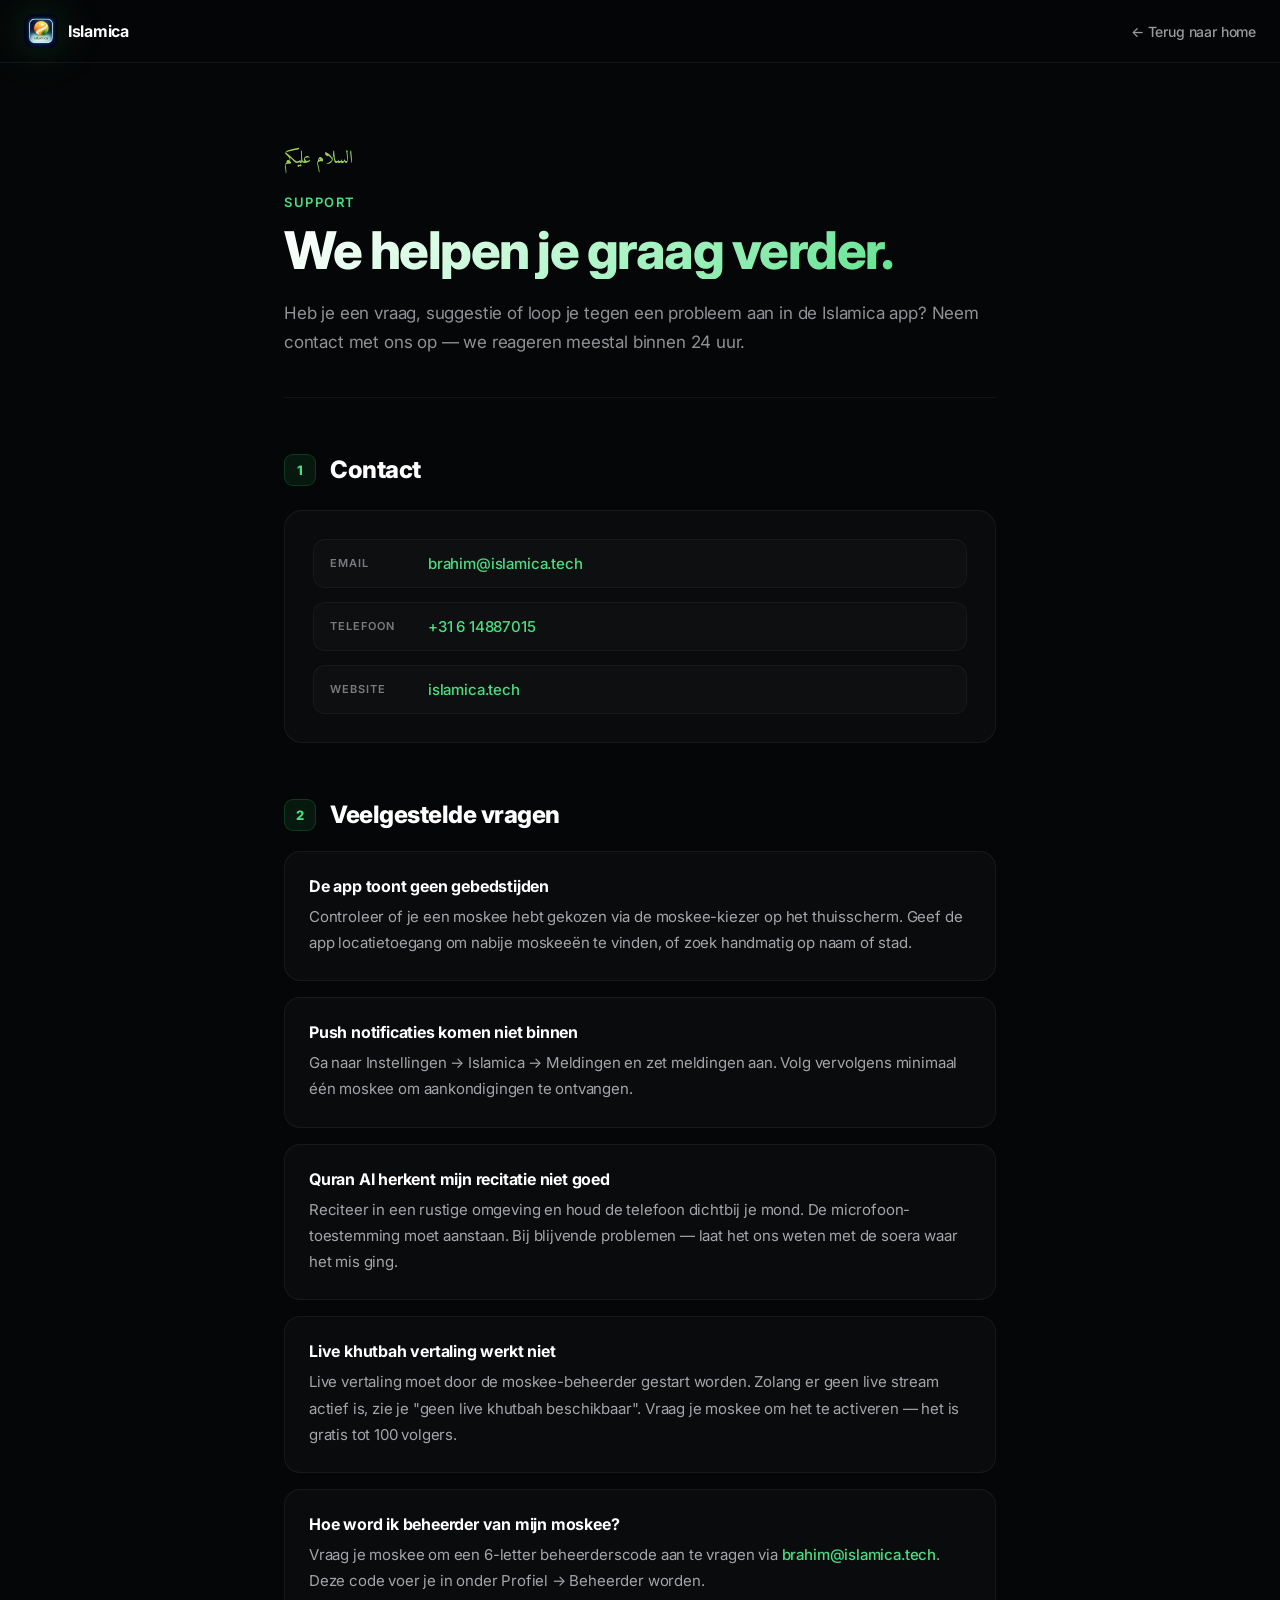
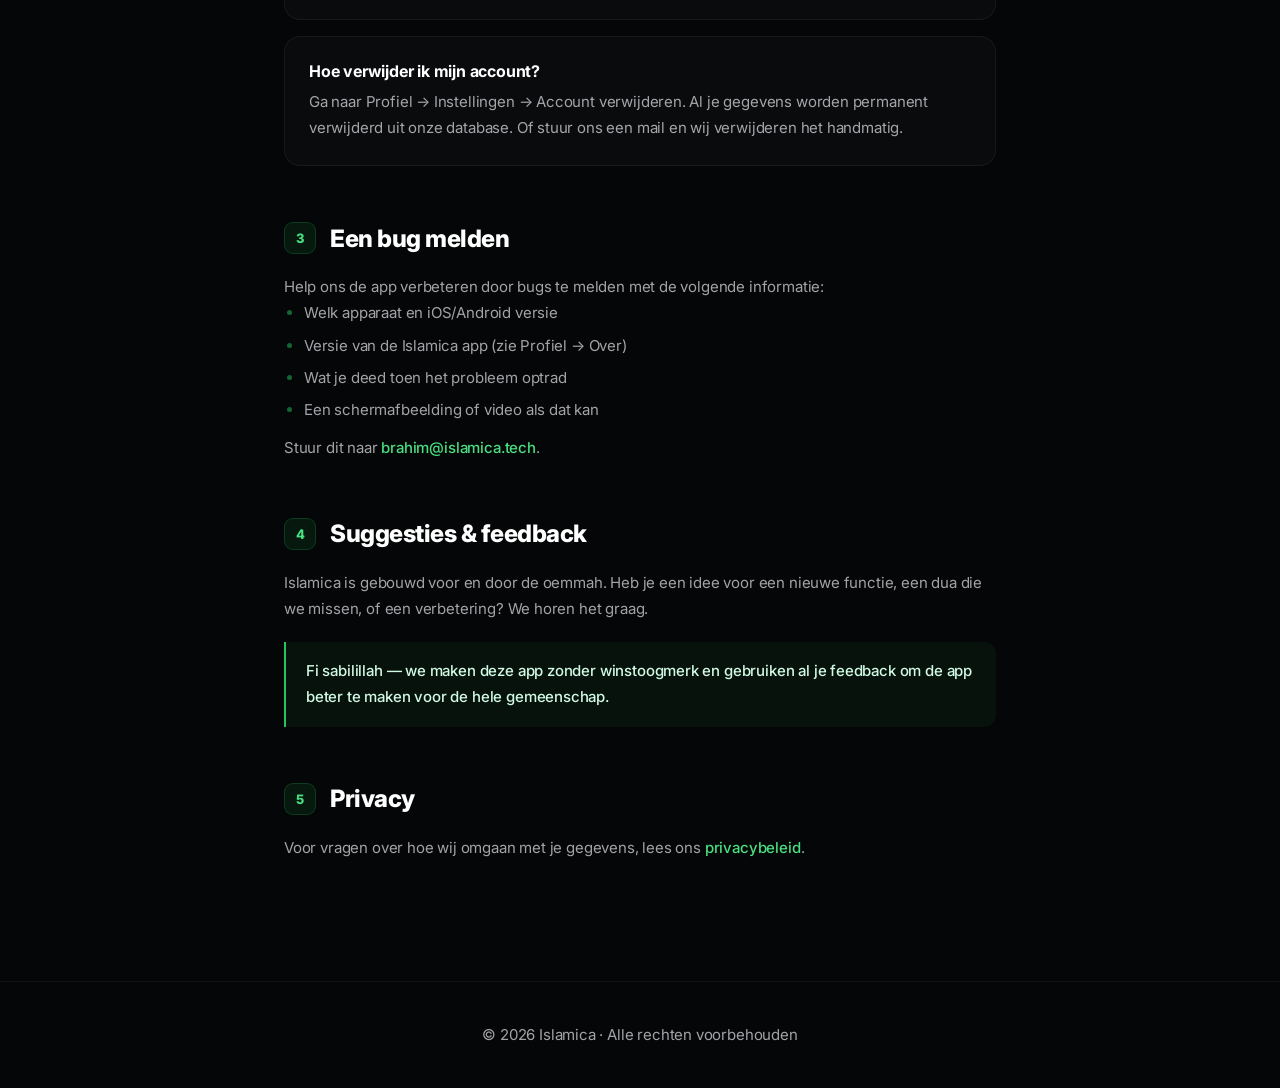
<file: support.html>
<!DOCTYPE html>
<html lang="nl" class="scroll-smooth">
<head>
  <meta charset="UTF-8">
  <meta name="viewport" content="width=device-width, initial-scale=1.0">
  <title>Support — Islamica</title>
  <link rel="icon" type="image/png" sizes="32x32" href="favicon-32.png">
  <link rel="icon" type="image/png" sizes="16x16" href="favicon-16.png">
  <link rel="apple-touch-icon" sizes="180x180" href="apple-touch-icon.png">
  <link rel="preconnect" href="https://fonts.googleapis.com">
  <link rel="preconnect" href="https://fonts.gstatic.com" crossorigin>
  <link href="https://fonts.googleapis.com/css2?family=Inter:wght@400;500;600;700;800;900&family=Amiri:wght@400;700&display=swap" rel="stylesheet">
  <style>
    *, *::before, *::after { margin: 0; padding: 0; box-sizing: border-box; }
    html, body { background: #050607; }
    body {
      font-family: 'Inter', -apple-system, sans-serif;
      color: #e5e7eb;
      -webkit-font-smoothing: antialiased;
      letter-spacing: -0.011em;
    }

    .grid-pattern {
      background-image:
        linear-gradient(to right, rgba(255,255,255,0.04) 1px, transparent 1px),
        linear-gradient(to bottom, rgba(255,255,255,0.04) 1px, transparent 1px);
      background-size: 64px 64px;
      mask-image: radial-gradient(ellipse 80% 60% at 50% 0%, black 40%, transparent 100%);
      -webkit-mask-image: radial-gradient(ellipse 80% 60% at 50% 0%, black 40%, transparent 100%);
    }
    .hero-glow {
      background: radial-gradient(900px circle at 50% 0%, rgba(34,197,94,0.25), rgba(34,197,94,0.05) 35%, transparent 60%);
      filter: blur(40px);
    }
    .noise {
      background-image: url("data:image/svg+xml;utf8,<svg viewBox='0 0 200 200' xmlns='http://www.w3.org/2000/svg'><filter id='n'><feTurbulence type='fractalNoise' baseFrequency='0.9' numOctaves='3' stitchTiles='stitch'/></filter><rect width='100%25' height='100%25' filter='url(%23n)' opacity='0.5'/></svg>");
      opacity: 0.06;
      mix-blend-mode: overlay;
    }

    .bg-layers {
      position: fixed; inset: 0;
      z-index: -1;
      pointer-events: none;
    }
    .bg-layers > div { position: absolute; inset: 0; }
    .bg-layers .glow {
      top: -200px;
      left: 50%;
      transform: translateX(-50%);
      width: 1200px;
      height: 800px;
    }

    nav {
      position: sticky; top: 0; z-index: 100;
      padding: 14px 24px;
      display: flex; align-items: center; justify-content: space-between;
      background: rgba(5,6,7,0.75);
      backdrop-filter: blur(14px);
      border-bottom: 1px solid rgba(255,255,255,0.06);
    }
    .nav-brand {
      display: flex; align-items: center; gap: 10px;
      text-decoration: none; color: #fff;
    }
    .nav-brand img {
      width: 34px; height: 34px; border-radius: 9px;
      filter: drop-shadow(0 0 20px rgba(34,197,94,0.25));
    }
    .nav-brand span { font-weight: 700; font-size: 16px; letter-spacing: -0.3px; }
    nav a.back {
      font-size: 14px; font-weight: 500;
      color: rgba(255,255,255,0.6);
      text-decoration: none;
      transition: color 0.2s;
    }
    nav a.back:hover { color: #fff; }

    .container {
      max-width: 760px;
      margin: 0 auto;
      padding: 80px 24px 120px;
      position: relative;
    }

    .dua {
      font-family: 'Amiri', serif;
      font-size: 1.15rem;
      direction: rtl;
      text-align: left;
      background: linear-gradient(135deg, #bef264, #86efac 50%, #4ade80);
      -webkit-background-clip: text; background-clip: text;
      -webkit-text-fill-color: transparent;
      opacity: 0.85;
      margin-bottom: 16px;
    }

    .eyebrow {
      display: inline-block;
      font-size: 13px;
      font-weight: 600;
      letter-spacing: 1.5px;
      text-transform: uppercase;
      color: #4ade80;
      margin-bottom: 14px;
    }

    h1 {
      font-size: clamp(36px, 5vw, 52px);
      font-weight: 800;
      letter-spacing: -1.5px;
      line-height: 1.05;
      margin-bottom: 20px;
      background: linear-gradient(135deg, #ffffff 0%, #bbf7d0 40%, #4ade80 100%);
      -webkit-background-clip: text; background-clip: text;
      -webkit-text-fill-color: transparent;
    }

    .intro {
      font-size: 17px;
      color: rgba(229,231,235,0.62);
      line-height: 1.7;
      margin-bottom: 56px;
      padding-bottom: 40px;
      border-bottom: 1px solid rgba(255,255,255,0.06);
    }

    h2 {
      font-size: 24px;
      font-weight: 800;
      letter-spacing: -0.5px;
      margin-top: 56px;
      margin-bottom: 20px;
      display: flex; align-items: center; gap: 14px;
      color: #fff;
    }
    h2 .num {
      display: inline-flex; align-items: center; justify-content: center;
      width: 32px; height: 32px; border-radius: 9px;
      background: rgba(34,197,94,0.1);
      border: 1px solid rgba(34,197,94,0.2);
      color: #4ade80;
      font-size: 13px; font-weight: 800;
      flex-shrink: 0;
    }

    h3 {
      font-size: 16px;
      font-weight: 700;
      margin-bottom: 8px;
      color: #fff;
      letter-spacing: -0.2px;
    }

    p, li {
      font-size: 15px;
      color: rgba(229,231,235,0.7);
      line-height: 1.75;
    }

    ul { padding-left: 20px; margin-bottom: 12px; }
    li { margin-bottom: 6px; }
    li::marker { color: rgba(34,197,94,0.5); }

    a { color: #4ade80; text-decoration: none; font-weight: 500; transition: color 0.2s; }
    a:hover { color: #86efac; }

    .card {
      background: #0a0b0d;
      border: 1px solid rgba(255,255,255,0.06);
      border-radius: 16px;
      padding: 24px;
      margin-top: 16px;
      margin-bottom: 16px;
      transition: border-color 0.25s;
    }
    .card:hover { border-color: rgba(34,197,94,0.25); }
    .card p { margin-bottom: 6px; }
    .card p:last-child { margin-bottom: 0; }

    .highlight {
      background: rgba(34,197,94,0.06);
      border-left: 2px solid #22c55e;
      padding: 16px 20px;
      border-radius: 0 12px 12px 0;
      margin: 20px 0;
    }
    .highlight p { color: #d1fae5; font-weight: 500; }

    .contact-box {
      background: #0a0b0d;
      border: 1px solid rgba(255,255,255,0.06);
      border-radius: 18px;
      padding: 28px;
      margin-top: 24px;
      display: flex; flex-direction: column; gap: 14px;
    }
    .contact-row {
      display: flex; align-items: center; gap: 12px;
      padding: 14px 16px;
      border-radius: 12px;
      background: rgba(255,255,255,0.02);
      border: 1px solid rgba(255,255,255,0.04);
      transition: all 0.2s;
    }
    .contact-row:hover {
      background: rgba(255,255,255,0.04);
      border-color: rgba(34,197,94,0.2);
    }
    .contact-row .label {
      font-size: 11px;
      color: rgba(229,231,235,0.5);
      font-weight: 600;
      letter-spacing: 1px;
      text-transform: uppercase;
      min-width: 86px;
    }
    .contact-row .value { font-size: 15px; font-weight: 600; color: #fff; }
    .contact-row a { color: #4ade80; text-decoration: none; }

    footer {
      text-align: center;
      padding: 40px 24px;
      border-top: 1px solid rgba(255,255,255,0.05);
      color: rgba(229,231,235,0.4);
      font-size: 13px;
    }

    ::selection { background: rgba(34,197,94,0.3); color: #fff; }

    @media (max-width: 600px) {
      .container { padding: 50px 20px 80px; }
      h1 { font-size: 32px; }
      h2 { font-size: 20px; }
    }
  </style>
</head>
<body>

  <div class="bg-layers">
    <div class="grid-pattern"></div>
    <div class="noise"></div>
    <div class="hero-glow glow"></div>
  </div>

  <nav>
    <a href="/" class="nav-brand">
      <img src="icon.png" alt="Islamica">
      <span>Islamica</span>
    </a>
    <a href="/" class="back">← Terug naar home</a>
  </nav>

  <div class="container">
    <p class="dua">السلام عليكم</p>
    <span class="eyebrow">Support</span>
    <h1>We helpen je graag verder.</h1>
    <p class="intro">Heb je een vraag, suggestie of loop je tegen een probleem aan in de Islamica app? Neem contact met ons op — we reageren meestal binnen 24 uur.</p>

    <h2><span class="num">1</span> Contact</h2>
    <div class="contact-box">
      <div class="contact-row">
        <span class="label">Email</span>
        <span class="value"><a href="mailto:brahim@islamica.tech">brahim@islamica.tech</a></span>
      </div>
      <div class="contact-row">
        <span class="label">Telefoon</span>
        <span class="value"><a href="tel:+31614887015">+31 6 14887015</a></span>
      </div>
      <div class="contact-row">
        <span class="label">Website</span>
        <span class="value"><a href="https://islamica.tech">islamica.tech</a></span>
      </div>
    </div>

    <h2><span class="num">2</span> Veelgestelde vragen</h2>

    <div class="card">
      <h3>De app toont geen gebedstijden</h3>
      <p>Controleer of je een moskee hebt gekozen via de moskee-kiezer op het thuisscherm. Geef de app locatietoegang om nabije moskeeën te vinden, of zoek handmatig op naam of stad.</p>
    </div>

    <div class="card">
      <h3>Push notificaties komen niet binnen</h3>
      <p>Ga naar Instellingen → Islamica → Meldingen en zet meldingen aan. Volg vervolgens minimaal één moskee om aankondigingen te ontvangen.</p>
    </div>

    <div class="card">
      <h3>Quran AI herkent mijn recitatie niet goed</h3>
      <p>Reciteer in een rustige omgeving en houd de telefoon dichtbij je mond. De microfoon-toestemming moet aanstaan. Bij blijvende problemen — laat het ons weten met de soera waar het mis ging.</p>
    </div>

    <div class="card">
      <h3>Live khutbah vertaling werkt niet</h3>
      <p>Live vertaling moet door de moskee-beheerder gestart worden. Zolang er geen live stream actief is, zie je "geen live khutbah beschikbaar". Vraag je moskee om het te activeren — het is gratis tot 100 volgers.</p>
    </div>

    <div class="card">
      <h3>Hoe word ik beheerder van mijn moskee?</h3>
      <p>Vraag je moskee om een 6-letter beheerderscode aan te vragen via <a href="mailto:brahim@islamica.tech">brahim@islamica.tech</a>. Deze code voer je in onder Profiel → Beheerder worden.</p>
    </div>

    <div class="card">
      <h3>Hoe verwijder ik mijn account?</h3>
      <p>Ga naar Profiel → Instellingen → Account verwijderen. Al je gegevens worden permanent verwijderd uit onze database. Of stuur ons een mail en wij verwijderen het handmatig.</p>
    </div>

    <h2><span class="num">3</span> Een bug melden</h2>
    <p>Help ons de app verbeteren door bugs te melden met de volgende informatie:</p>
    <ul>
      <li>Welk apparaat en iOS/Android versie</li>
      <li>Versie van de Islamica app (zie Profiel → Over)</li>
      <li>Wat je deed toen het probleem optrad</li>
      <li>Een schermafbeelding of video als dat kan</li>
    </ul>
    <p style="margin-top: 12px;">Stuur dit naar <a href="mailto:brahim@islamica.tech">brahim@islamica.tech</a>.</p>

    <h2><span class="num">4</span> Suggesties &amp; feedback</h2>
    <p>Islamica is gebouwd voor en door de oemmah. Heb je een idee voor een nieuwe functie, een dua die we missen, of een verbetering? We horen het graag.</p>
    <div class="highlight">
      <p>Fi sabilillah — we maken deze app zonder winstoogmerk en gebruiken al je feedback om de app beter te maken voor de hele gemeenschap.</p>
    </div>

    <h2><span class="num">5</span> Privacy</h2>
    <p>Voor vragen over hoe wij omgaan met je gegevens, lees ons <a href="/privacy">privacybeleid</a>.</p>
  </div>

  <footer>
    <p>&copy; 2026 Islamica · Alle rechten voorbehouden</p>
  </footer>

</body>
</html>
</file>
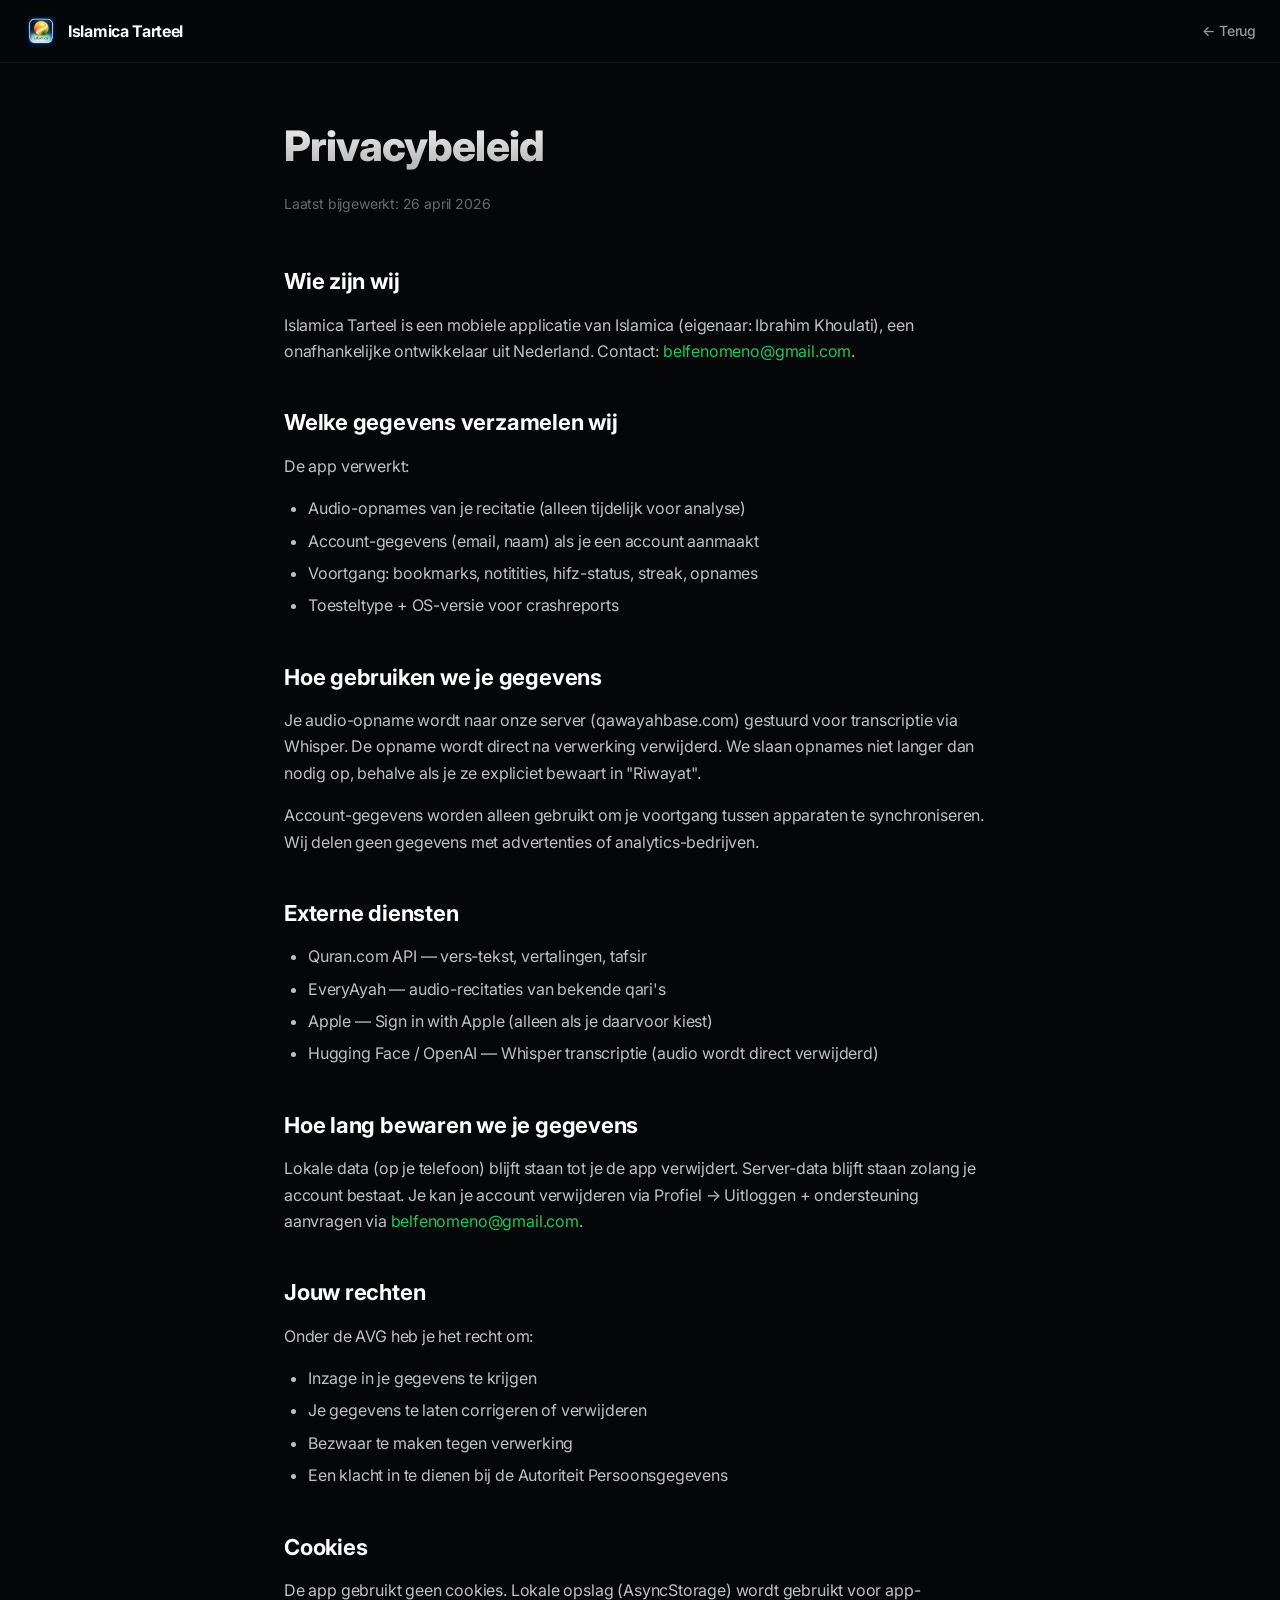
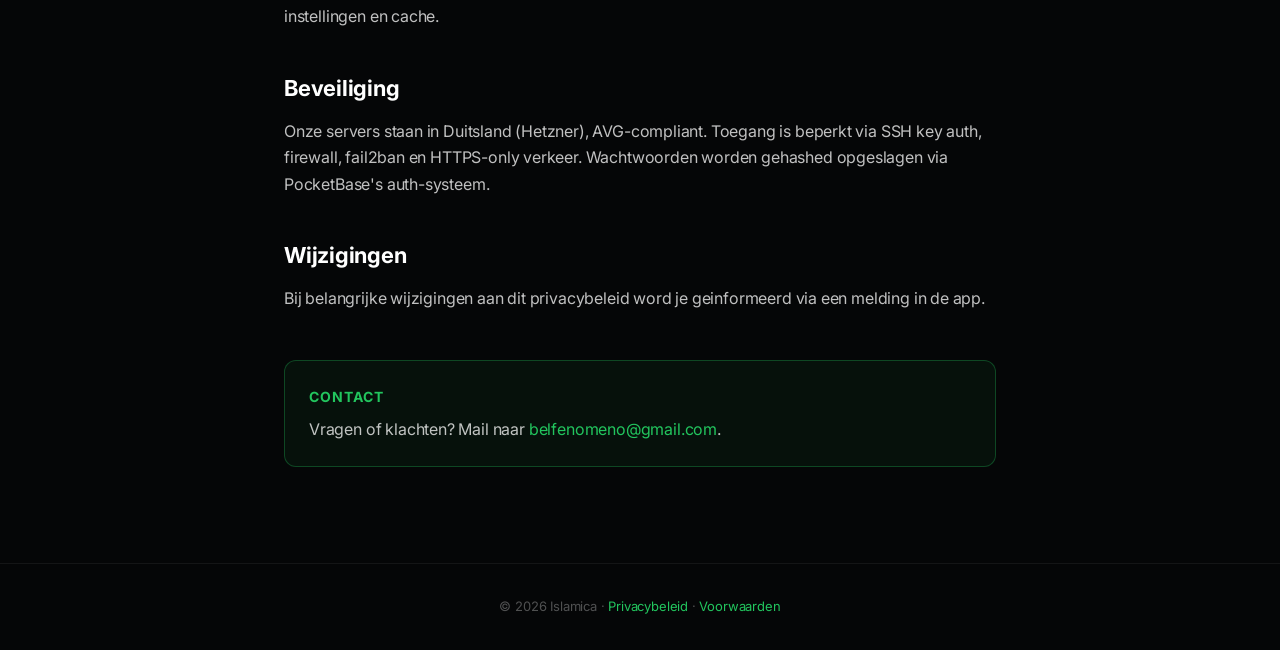
<file: tarteel/privacy.html>
<!DOCTYPE html>
<html lang="nl" class="scroll-smooth">
<head>
  <meta charset="UTF-8">
  <meta name="viewport" content="width=device-width, initial-scale=1.0">
  <title>Privacybeleid — Islamica Tarteel</title>
  <link rel="icon" type="image/png" sizes="32x32" href="/favicon-32.png">
  <link rel="icon" type="image/png" sizes="16x16" href="/favicon-16.png">
  <link rel="apple-touch-icon" sizes="180x180" href="/apple-touch-icon.png">
  <link rel="preconnect" href="https://fonts.googleapis.com">
  <link rel="preconnect" href="https://fonts.gstatic.com" crossorigin>
  <link href="https://fonts.googleapis.com/css2?family=Inter:wght@400;500;600;700;800;900&display=swap" rel="stylesheet">
  <style>
    *, *::before, *::after { margin: 0; padding: 0; box-sizing: border-box; }
    html, body { background: #050607; }
    body {
      font-family: 'Inter', -apple-system, sans-serif;
      color: #e5e7eb;
      -webkit-font-smoothing: antialiased;
      letter-spacing: -0.011em;
      line-height: 1.65;
    }
    nav {
      position: sticky; top: 0; z-index: 100;
      padding: 14px 24px;
      display: flex; align-items: center; justify-content: space-between;
      background: rgba(5,6,7,0.75);
      backdrop-filter: blur(14px);
      border-bottom: 1px solid rgba(255,255,255,0.06);
    }
    .nav-brand { display: flex; align-items: center; gap: 10px; text-decoration: none; color: #fff; }
    .nav-brand img { width: 34px; height: 34px; border-radius: 9px; }
    .nav-brand span { font-weight: 700; font-size: 16px; letter-spacing: -0.3px; }
    nav a.back {
      font-size: 14px; font-weight: 500;
      color: rgba(255,255,255,0.6);
      text-decoration: none;
    }
    nav a.back:hover { color: #fff; }
    main {
      max-width: 760px;
      margin: 0 auto;
      padding: 48px 24px 96px;
    }
    h1 {
      font-size: 42px;
      font-weight: 800;
      letter-spacing: -0.02em;
      margin-bottom: 12px;
      background: linear-gradient(180deg, #fff, #a8a8a8);
      -webkit-background-clip: text;
      -webkit-text-fill-color: transparent;
    }
    .updated {
      color: rgba(255,255,255,0.4);
      font-size: 14px;
      margin-bottom: 48px;
    }
    h2 {
      font-size: 22px;
      font-weight: 700;
      color: #fff;
      margin-top: 40px;
      margin-bottom: 12px;
      letter-spacing: -0.01em;
    }
    p { margin-bottom: 16px; color: rgba(255,255,255,0.75); font-size: 16px; }
    ul { margin: 0 0 16px 24px; }
    li { color: rgba(255,255,255,0.75); margin-bottom: 6px; }
    a { color: #22c55e; text-decoration: none; }
    a:hover { text-decoration: underline; }
    .contact-box {
      margin-top: 48px;
      padding: 24px;
      border: 1px solid rgba(34,197,94,0.3);
      background: rgba(34,197,94,0.06);
      border-radius: 12px;
    }
    .contact-box h3 { color: #22c55e; font-size: 14px; letter-spacing: 1px; font-weight: 700; margin-bottom: 8px; text-transform: uppercase; }
    footer {
      padding: 32px 24px;
      text-align: center;
      color: rgba(255,255,255,0.3);
      font-size: 13px;
      border-top: 1px solid rgba(255,255,255,0.06);
    }
  </style>
</head>
<body>
  <nav>
    <a href="/" class="nav-brand">
      <img src="/icon.png" alt="Islamica">
      <span>Islamica Tarteel</span>
    </a>
    <a href="/" class="back">← Terug</a>
  </nav>

  <main>
    <h1>Privacybeleid</h1>
    <p class="updated">Laatst bijgewerkt: 26 april 2026</p>

    <h2>Wie zijn wij</h2>
    <p>
      Islamica Tarteel is een mobiele applicatie van Islamica
      (eigenaar: Ibrahim Khoulati), een onafhankelijke ontwikkelaar uit
      Nederland. Contact: <a href="mailto:belfenomeno@gmail.com">belfenomeno@gmail.com</a>.
    </p>

    <h2>Welke gegevens verzamelen wij</h2>
    <p>De app verwerkt:</p>
    <ul>
      <li>Audio-opnames van je recitatie (alleen tijdelijk voor analyse)</li>
      <li>Account-gegevens (email, naam) als je een account aanmaakt</li>
      <li>Voortgang: bookmarks, notitities, hifz-status, streak, opnames</li>
      <li>Toesteltype + OS-versie voor crashreports</li>
    </ul>

    <h2>Hoe gebruiken we je gegevens</h2>
    <p>
      Je audio-opname wordt naar onze server (qawayahbase.com) gestuurd
      voor transcriptie via Whisper. De opname wordt direct na verwerking
      verwijderd. We slaan opnames niet langer dan nodig op, behalve als je
      ze expliciet bewaart in &quot;Riwayat&quot;.
    </p>
    <p>
      Account-gegevens worden alleen gebruikt om je voortgang tussen
      apparaten te synchroniseren. Wij delen geen gegevens met
      advertenties of analytics-bedrijven.
    </p>

    <h2>Externe diensten</h2>
    <ul>
      <li>Quran.com API — vers-tekst, vertalingen, tafsir</li>
      <li>EveryAyah — audio-recitaties van bekende qari&apos;s</li>
      <li>Apple — Sign in with Apple (alleen als je daarvoor kiest)</li>
      <li>Hugging Face / OpenAI — Whisper transcriptie (audio wordt direct verwijderd)</li>
    </ul>

    <h2>Hoe lang bewaren we je gegevens</h2>
    <p>
      Lokale data (op je telefoon) blijft staan tot je de app verwijdert.
      Server-data blijft staan zolang je account bestaat. Je kan je account
      verwijderen via Profiel → Uitloggen + ondersteuning aanvragen via
      <a href="mailto:belfenomeno@gmail.com">belfenomeno@gmail.com</a>.
    </p>

    <h2>Jouw rechten</h2>
    <p>Onder de AVG heb je het recht om:</p>
    <ul>
      <li>Inzage in je gegevens te krijgen</li>
      <li>Je gegevens te laten corrigeren of verwijderen</li>
      <li>Bezwaar te maken tegen verwerking</li>
      <li>Een klacht in te dienen bij de Autoriteit Persoonsgegevens</li>
    </ul>

    <h2>Cookies</h2>
    <p>
      De app gebruikt geen cookies. Lokale opslag (AsyncStorage) wordt
      gebruikt voor app-instellingen en cache.
    </p>

    <h2>Beveiliging</h2>
    <p>
      Onze servers staan in Duitsland (Hetzner), AVG-compliant. Toegang
      is beperkt via SSH key auth, firewall, fail2ban en HTTPS-only
      verkeer. Wachtwoorden worden gehashed opgeslagen via PocketBase&apos;s
      auth-systeem.
    </p>

    <h2>Wijzigingen</h2>
    <p>
      Bij belangrijke wijzigingen aan dit privacybeleid word je
      geinformeerd via een melding in de app.
    </p>

    <div class="contact-box">
      <h3>Contact</h3>
      <p style="margin: 0;">
        Vragen of klachten? Mail naar
        <a href="mailto:belfenomeno@gmail.com">belfenomeno@gmail.com</a>.
      </p>
    </div>
  </main>

  <footer>
    © 2026 Islamica · <a href="/tarteel/privacy">Privacybeleid</a> · <a href="/tarteel/terms">Voorwaarden</a>
  </footer>
</body>
</html>
</file>
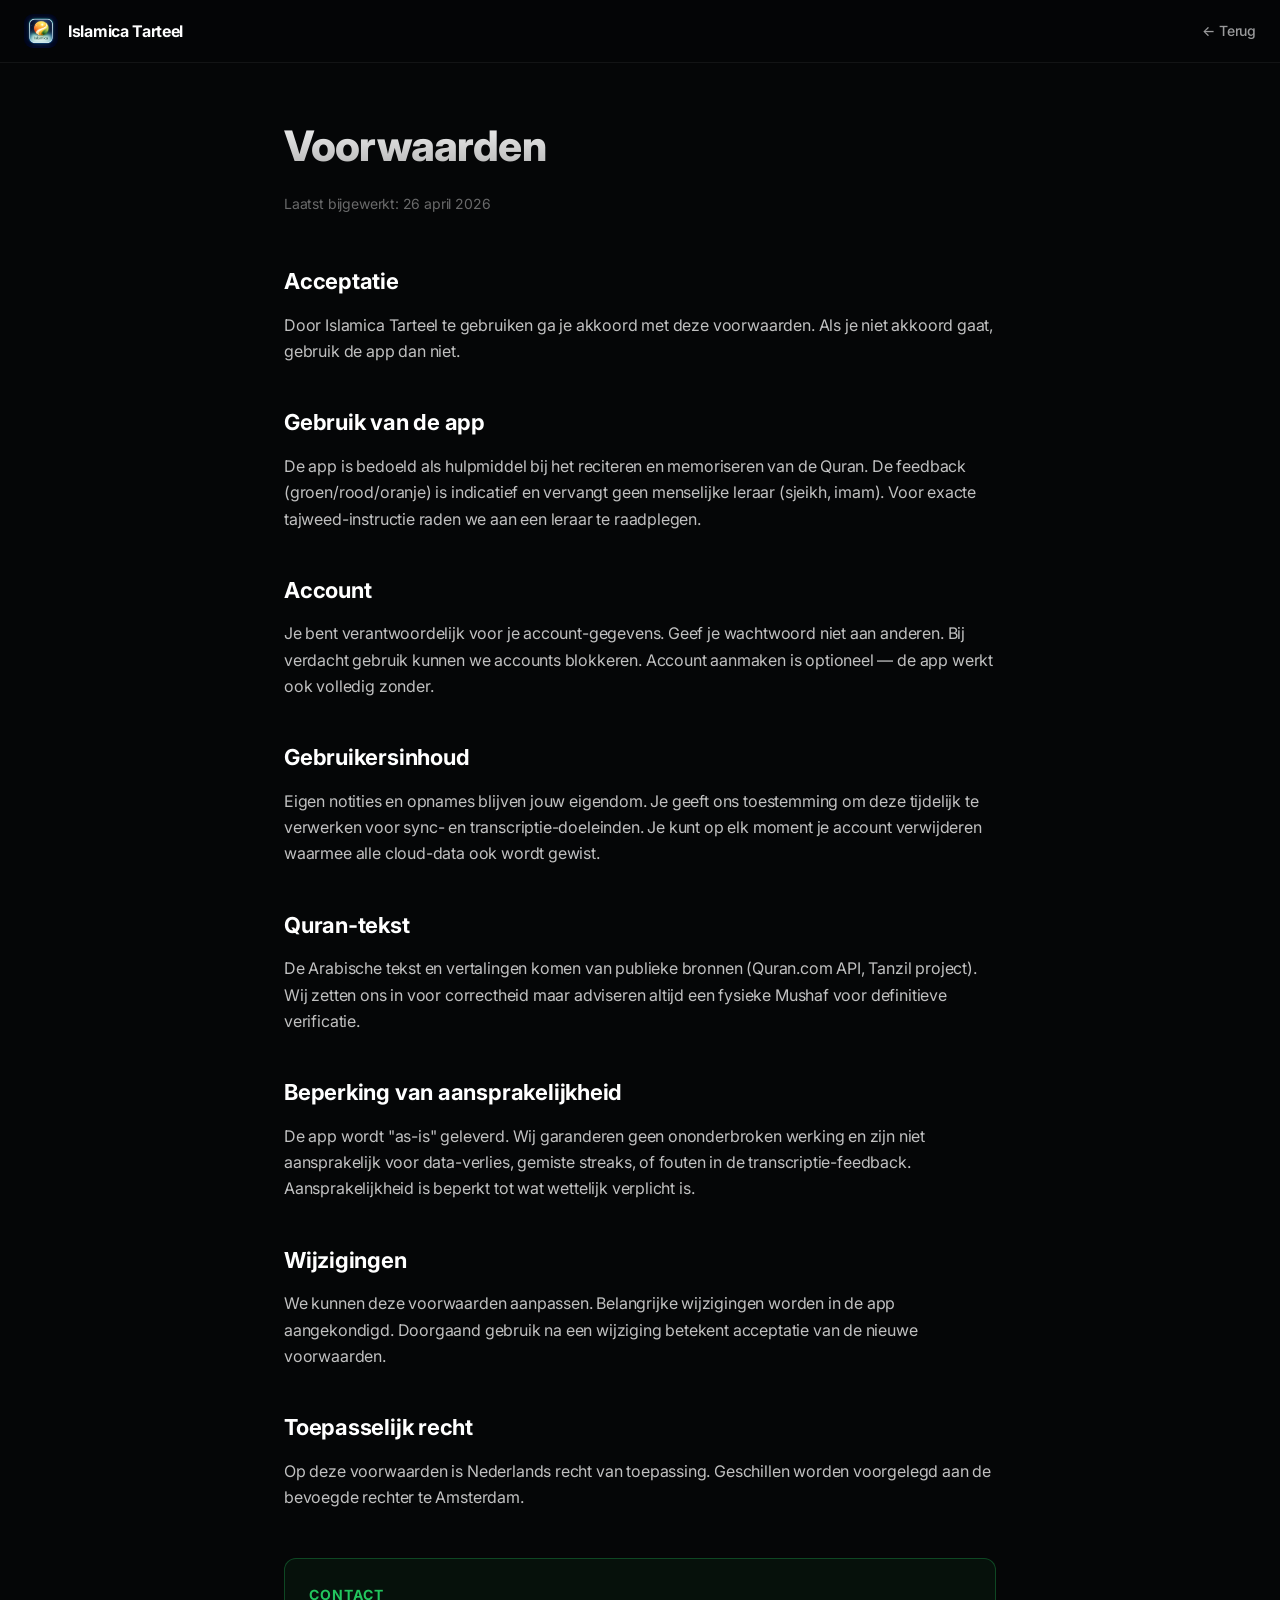
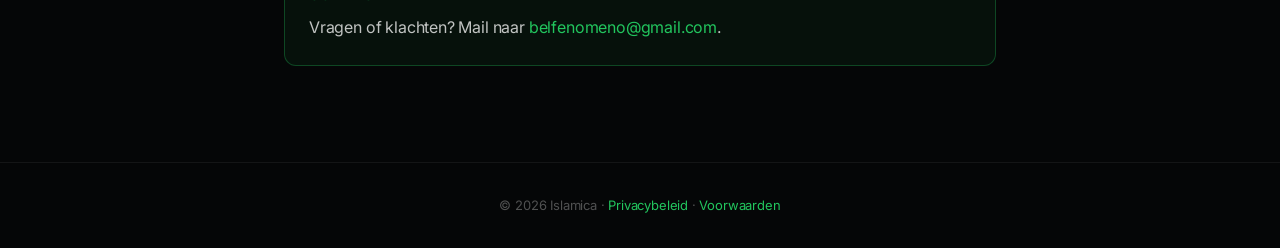
<file: tarteel/terms.html>
<!DOCTYPE html>
<html lang="nl" class="scroll-smooth">
<head>
  <meta charset="UTF-8">
  <meta name="viewport" content="width=device-width, initial-scale=1.0">
  <title>Voorwaarden — Islamica Tarteel</title>
  <link rel="icon" type="image/png" sizes="32x32" href="/favicon-32.png">
  <link rel="icon" type="image/png" sizes="16x16" href="/favicon-16.png">
  <link rel="apple-touch-icon" sizes="180x180" href="/apple-touch-icon.png">
  <link rel="preconnect" href="https://fonts.googleapis.com">
  <link rel="preconnect" href="https://fonts.gstatic.com" crossorigin>
  <link href="https://fonts.googleapis.com/css2?family=Inter:wght@400;500;600;700;800;900&display=swap" rel="stylesheet">
  <style>
    *, *::before, *::after { margin: 0; padding: 0; box-sizing: border-box; }
    html, body { background: #050607; }
    body {
      font-family: 'Inter', -apple-system, sans-serif;
      color: #e5e7eb;
      -webkit-font-smoothing: antialiased;
      letter-spacing: -0.011em;
      line-height: 1.65;
    }
    nav {
      position: sticky; top: 0; z-index: 100;
      padding: 14px 24px;
      display: flex; align-items: center; justify-content: space-between;
      background: rgba(5,6,7,0.75);
      backdrop-filter: blur(14px);
      border-bottom: 1px solid rgba(255,255,255,0.06);
    }
    .nav-brand { display: flex; align-items: center; gap: 10px; text-decoration: none; color: #fff; }
    .nav-brand img { width: 34px; height: 34px; border-radius: 9px; }
    .nav-brand span { font-weight: 700; font-size: 16px; letter-spacing: -0.3px; }
    nav a.back {
      font-size: 14px; font-weight: 500;
      color: rgba(255,255,255,0.6);
      text-decoration: none;
    }
    nav a.back:hover { color: #fff; }
    main {
      max-width: 760px;
      margin: 0 auto;
      padding: 48px 24px 96px;
    }
    h1 {
      font-size: 42px;
      font-weight: 800;
      letter-spacing: -0.02em;
      margin-bottom: 12px;
      background: linear-gradient(180deg, #fff, #a8a8a8);
      -webkit-background-clip: text;
      -webkit-text-fill-color: transparent;
    }
    .updated {
      color: rgba(255,255,255,0.4);
      font-size: 14px;
      margin-bottom: 48px;
    }
    h2 {
      font-size: 22px;
      font-weight: 700;
      color: #fff;
      margin-top: 40px;
      margin-bottom: 12px;
      letter-spacing: -0.01em;
    }
    p { margin-bottom: 16px; color: rgba(255,255,255,0.75); font-size: 16px; }
    a { color: #22c55e; text-decoration: none; }
    a:hover { text-decoration: underline; }
    .contact-box {
      margin-top: 48px;
      padding: 24px;
      border: 1px solid rgba(34,197,94,0.3);
      background: rgba(34,197,94,0.06);
      border-radius: 12px;
    }
    .contact-box h3 { color: #22c55e; font-size: 14px; letter-spacing: 1px; font-weight: 700; margin-bottom: 8px; text-transform: uppercase; }
    footer {
      padding: 32px 24px;
      text-align: center;
      color: rgba(255,255,255,0.3);
      font-size: 13px;
      border-top: 1px solid rgba(255,255,255,0.06);
    }
  </style>
</head>
<body>
  <nav>
    <a href="/" class="nav-brand">
      <img src="/icon.png" alt="Islamica">
      <span>Islamica Tarteel</span>
    </a>
    <a href="/" class="back">← Terug</a>
  </nav>

  <main>
    <h1>Voorwaarden</h1>
    <p class="updated">Laatst bijgewerkt: 26 april 2026</p>

    <h2>Acceptatie</h2>
    <p>
      Door Islamica Tarteel te gebruiken ga je akkoord met deze
      voorwaarden. Als je niet akkoord gaat, gebruik de app dan niet.
    </p>

    <h2>Gebruik van de app</h2>
    <p>
      De app is bedoeld als hulpmiddel bij het reciteren en memoriseren
      van de Quran. De feedback (groen/rood/oranje) is indicatief en
      vervangt geen menselijke leraar (sjeikh, imam). Voor exacte
      tajweed-instructie raden we aan een leraar te raadplegen.
    </p>

    <h2>Account</h2>
    <p>
      Je bent verantwoordelijk voor je account-gegevens. Geef je
      wachtwoord niet aan anderen. Bij verdacht gebruik kunnen we
      accounts blokkeren. Account aanmaken is optioneel — de app werkt
      ook volledig zonder.
    </p>

    <h2>Gebruikersinhoud</h2>
    <p>
      Eigen notities en opnames blijven jouw eigendom. Je geeft ons
      toestemming om deze tijdelijk te verwerken voor sync- en
      transcriptie-doeleinden. Je kunt op elk moment je account
      verwijderen waarmee alle cloud-data ook wordt gewist.
    </p>

    <h2>Quran-tekst</h2>
    <p>
      De Arabische tekst en vertalingen komen van publieke bronnen
      (Quran.com API, Tanzil project). Wij zetten ons in voor
      correctheid maar adviseren altijd een fysieke Mushaf voor
      definitieve verificatie.
    </p>

    <h2>Beperking van aansprakelijkheid</h2>
    <p>
      De app wordt &quot;as-is&quot; geleverd. Wij garanderen geen
      ononderbroken werking en zijn niet aansprakelijk voor
      data-verlies, gemiste streaks, of fouten in de
      transcriptie-feedback. Aansprakelijkheid is beperkt tot wat
      wettelijk verplicht is.
    </p>

    <h2>Wijzigingen</h2>
    <p>
      We kunnen deze voorwaarden aanpassen. Belangrijke wijzigingen
      worden in de app aangekondigd. Doorgaand gebruik na een wijziging
      betekent acceptatie van de nieuwe voorwaarden.
    </p>

    <h2>Toepasselijk recht</h2>
    <p>
      Op deze voorwaarden is Nederlands recht van toepassing.
      Geschillen worden voorgelegd aan de bevoegde rechter te Amsterdam.
    </p>

    <div class="contact-box">
      <h3>Contact</h3>
      <p style="margin: 0;">
        Vragen of klachten? Mail naar
        <a href="mailto:belfenomeno@gmail.com">belfenomeno@gmail.com</a>.
      </p>
    </div>
  </main>

  <footer>
    © 2026 Islamica · <a href="/tarteel/privacy">Privacybeleid</a> · <a href="/tarteel/terms">Voorwaarden</a>
  </footer>
</body>
</html>
</file>
<file: admin/assets/index-VTuaDzur.css>
@import "https://fonts.googleapis.com/css2?family=Inter:wght@400;500;600;700;800;900&display=swap";:root{--bg:#050607;--bg-elev:#0a0b0d;--surface:#ffffff08;--surface-hover:#ffffff0d;--border:#ffffff0f;--border-strong:#ffffff1f;--brand:#22c55e;--brand-400:#4ade80;--brand-300:#86efac;--brand-600:#16a34a;--brand-soft:#22c55e1a;--brand-glow:#22c55e59;--danger:#ef4444;--warn:#f59e0b;--text:#e5e7eb;--text-sub:#e5e7eb9e;--text-muted:#e5e7eb6b}*{box-sizing:border-box;margin:0;padding:0}body{background:var(--bg);color:var(--text);-webkit-font-smoothing:antialiased;letter-spacing:-.011em;min-height:100vh;font-family:Inter,-apple-system,BlinkMacSystemFont,Segoe UI,sans-serif;position:relative}body:before{content:"";z-index:-3;pointer-events:none;background-image:linear-gradient(90deg,#ffffff0a 1px,#0000 1px),linear-gradient(#ffffff0a 1px,#0000 1px);background-size:64px 64px;position:fixed;inset:0;-webkit-mask-image:radial-gradient(80% 60% at 50% 0,#000 40%,#0000 100%);mask-image:radial-gradient(80% 60% at 50% 0,#000 40%,#0000 100%)}body:after{content:"";filter:blur(40px);z-index:-2;pointer-events:none;background:radial-gradient(900px at 50% 25%,#22c55e40,#22c55e0f 35%,#0000 60%);width:1400px;height:900px;position:fixed;top:-200px;left:50%;transform:translate(-50%)}::selection{color:#fff;background:#22c55e4d}.login-wrap{justify-content:center;align-items:center;min-height:100vh;padding:24px;display:flex}.login-card{border:1px solid var(--border);background:linear-gradient(#ffffff06,#ffffff03);border-radius:24px;width:420px;padding:48px 40px;position:relative;overflow:hidden;box-shadow:0 20px 60px #0006,0 0 0 1px #22c55e0a}.login-card:before{content:"";z-index:-1;opacity:.5;background:linear-gradient(135deg,#22c55e33,#0000 40% 60%,#22c55e33);border-radius:24px;position:absolute;inset:-1px}.login-card h1{letter-spacing:-.8px;background:linear-gradient(135deg,#fff 0%,#bbf7d0 40%,#4ade80 100%);-webkit-text-fill-color:transparent;-webkit-background-clip:text;background-clip:text;margin-bottom:8px;font-size:28px;font-weight:800}.login-card .sub{color:var(--text-sub);margin-bottom:28px;font-size:14px}.login-card form{flex-direction:column;gap:12px;display:flex}.login-card input{border:1px solid var(--border);color:var(--text);background:#ffffff08;border-radius:10px;outline:none;padding:14px 16px;font-size:15px;transition:border-color .2s,background .2s}.login-card input:focus{border-color:var(--brand);background:#ffffff0d;box-shadow:0 0 0 3px #22c55e1a}.login-card button{background:linear-gradient(180deg, var(--brand) 0%, var(--brand-600) 100%);color:#fff;cursor:pointer;box-shadow:0 0 0 1px #22c55e66, 0 10px 30px -10px var(--brand-glow), inset 0 1px 0 #fff3;border:none;border-radius:10px;margin-top:8px;padding:14px;font-size:15px;font-weight:600;transition:all .2s cubic-bezier(.2,.8,.2,1)}.login-card button:hover{filter:brightness(1.08);box-shadow:0 0 0 1px #22c55e99, 0 16px 40px -10px var(--brand-glow), 0 0 60px -15px var(--brand-glow), inset 0 1px 0 #ffffff4d;transform:translateY(-1px)}.login-card button:disabled{opacity:.5;cursor:not-allowed;transform:none}.error{color:#fca5a5;background:#ef444414;border:1px solid #ef444433;border-radius:8px;padding:8px 12px;font-size:14px}.center{min-height:100vh;color:var(--text-sub);flex-direction:column;justify-content:center;align-items:center;gap:12px;display:flex}.app{min-height:100vh;display:flex}.sidebar{-webkit-backdrop-filter:blur(14px);border-right:1px solid var(--border);background:#050607b8;flex-direction:column;width:248px;height:100vh;padding:20px 14px;display:flex;position:sticky;top:0}.sidebar-header{border-bottom:1px solid var(--border);margin-bottom:12px;padding:4px 10px 18px}.sidebar-header h2{letter-spacing:-.4px;background:linear-gradient(135deg,#fff,#bbf7d0 40%,#4ade80);-webkit-text-fill-color:transparent;-webkit-background-clip:text;background-clip:text;margin-bottom:8px;font-size:18px;font-weight:700}.role-badge{background:var(--brand-soft);color:var(--brand-400);text-transform:uppercase;letter-spacing:1px;border:1px solid #22c55e33;border-radius:100px;align-items:center;gap:6px;padding:3px 10px;font-size:11px;font-weight:600;display:inline-flex}.role-badge.clickable{cursor:pointer;transition:all .2s}.role-badge.clickable:hover{background:#22c55e2e;border-color:#22c55e59}.sidebar button{color:var(--text-sub);text-align:left;cursor:pointer;background:0 0;border:none;border-radius:10px;align-items:center;gap:10px;width:100%;margin-bottom:2px;padding:10px 12px;font-size:14px;font-weight:500;transition:all .2s;display:flex}.sidebar button:hover{color:var(--text);background:#ffffff0a}.sidebar button.active{background:var(--brand-soft);color:var(--brand-400);font-weight:600;box-shadow:inset 0 0 0 1px #22c55e26}.sidebar button svg{opacity:.7;flex-shrink:0}.sidebar button:hover svg,.sidebar button.active svg{opacity:1}.sidebar-footer{border-top:1px solid var(--border);margin-top:auto;padding-top:16px}.user-email{color:var(--text-muted);text-overflow:ellipsis;padding:0 10px 8px;font-size:12px;display:block;overflow:hidden}.sidebar .logout{color:#fca5a5;align-items:center;gap:8px;font-size:13px;display:flex}.sidebar .logout:hover{color:#f87171;background:#ef444414}.content{flex:1;max-width:100%;padding:40px 48px;overflow-y:auto}.header-row{flex-wrap:wrap;justify-content:space-between;align-items:center;gap:16px;margin-bottom:28px;display:flex}.header-row h1{letter-spacing:-.8px;background:linear-gradient(135deg,#fff,#bbf7d0 60%,#4ade80);-webkit-text-fill-color:transparent;-webkit-background-clip:text;background-clip:text;font-size:28px;font-weight:800}.content h1{letter-spacing:-.8px;font-size:28px;font-weight:800}.content h2{letter-spacing:-.4px;color:var(--text);font-size:20px;font-weight:700}.content h3{letter-spacing:-.2px;color:var(--text);font-size:16px;font-weight:700}.btn-primary{background:linear-gradient(180deg, var(--brand) 0%, var(--brand-600) 100%);color:#fff;cursor:pointer;box-shadow:0 0 0 1px #22c55e66, 0 8px 24px -8px var(--brand-glow), inset 0 1px 0 #fff3;border:none;border-radius:10px;align-items:center;gap:6px;padding:10px 20px;font-size:14px;font-weight:600;transition:all .2s cubic-bezier(.2,.8,.2,1);display:inline-flex}.btn-primary:hover{filter:brightness(1.08);box-shadow:0 0 0 1px #22c55e99, 0 14px 32px -8px var(--brand-glow), 0 0 60px -15px var(--brand-glow), inset 0 1px 0 #ffffff4d;transform:translateY(-1px)}.btn-primary:disabled{opacity:.5;cursor:not-allowed;box-shadow:none;transform:none}.btn-secondary{color:var(--text);border:1px solid var(--border-strong);cursor:pointer;background:#ffffff08;border-radius:10px;padding:10px 20px;font-size:14px;font-weight:500;transition:all .2s}.btn-secondary:hover{background:#ffffff0f;border-color:#fff3;transform:translateY(-1px)}.btn-icon{border:1px solid var(--border);cursor:pointer;background:#ffffff08;border-radius:8px;justify-content:center;align-items:center;min-width:36px;padding:7px 10px;transition:all .2s;display:inline-flex}.btn-icon svg{stroke:var(--text-sub)}.btn-icon:hover{border-color:var(--border-strong);background:#ffffff0f}.btn-icon:hover svg{stroke:var(--text)}.btn-icon.btn-danger{border-color:#ef444433}.btn-icon.btn-danger svg{stroke:#f87171}.btn-icon.btn-danger:hover{background:#ef44441a;border-color:#ef444459}.btn-icon.btn-danger:hover svg{stroke:#fca5a5}.btn-icon.danger{border-color:#ef444433}.btn-icon.danger svg{stroke:#f87171}.btn-icon.danger:hover{background:#ef44441a;border-color:#ef444459}.btn-icon.danger:hover svg{stroke:#fca5a5}.btn-icon.warn{border-color:#f59e0b33}.btn-icon.warn svg{stroke:#fbbf24}.btn-icon.warn:hover{background:#f59e0b1a;border-color:#f59e0b59}.btn-icon:disabled{opacity:.3;cursor:not-allowed}.btn-close{color:var(--text-muted);cursor:pointer;background:0 0;border:none;border-radius:8px;justify-content:center;align-items:center;width:32px;height:32px;font-size:28px;line-height:1;transition:all .2s;display:inline-flex}.btn-close:hover{color:var(--text);background:#ffffff0f}.data-table{border-collapse:separate;border-spacing:0;background:var(--surface);border:1px solid var(--border);border-radius:14px;width:100%;overflow:hidden}.data-table th{text-align:left;color:var(--text-muted);text-transform:uppercase;letter-spacing:1px;border-bottom:1px solid var(--border);background:#ffffff04;padding:12px 16px;font-size:11px;font-weight:600}.data-table td{border-bottom:1px solid var(--border);color:var(--text);padding:14px 16px;font-size:14px}.data-table tbody tr:last-child td{border-bottom:none}.data-table tbody tr{transition:background .2s}.data-table tbody tr:hover{background:#ffffff05}.data-table select{color:var(--text);background:#ffffff08;border:1px solid #22c55e4d;border-radius:8px;outline:none;padding:5px 10px;font-size:13px;transition:border-color .2s}.data-table select:focus{border-color:var(--brand)}.type-badge{text-transform:uppercase;letter-spacing:.5px;border-radius:100px;padding:3px 10px;font-size:11px;font-weight:600;display:inline-block}.titel-cel{text-overflow:ellipsis;white-space:nowrap;max-width:300px;font-weight:600;overflow:hidden}.acties{align-items:center;gap:4px;display:flex}.leeg{text-align:center;color:var(--text-muted);padding:40px!important}.moskee-col{text-overflow:ellipsis;white-space:nowrap;max-width:200px;color:var(--text-sub);font-size:13px;overflow:hidden}.id-cell{color:var(--text-muted);font-family:ui-monospace,SF Mono,Menlo,monospace;font-size:11px}.code-cell{letter-spacing:2px;border:1px solid var(--border);background:#ffffff0a;border-radius:6px;padding:4px 10px;font-family:ui-monospace,SF Mono,Menlo,monospace;font-size:14px}.status-active{color:var(--brand-400);background:var(--brand-soft);text-transform:uppercase;letter-spacing:.5px;border:1px solid #22c55e33;border-radius:100px;padding:3px 10px;font-size:11px;font-weight:600}.status-used{color:var(--text-muted);border:1px solid var(--border);background:#ffffff0a;border-radius:100px;padding:3px 10px;font-size:11px;font-weight:500}.status-live{color:#fca5a5;text-transform:uppercase;letter-spacing:.5px;background:#ef44441f;border:1px solid #ef444440;border-radius:100px;padding:3px 10px;font-size:11px;font-weight:700;animation:2s ease-in-out infinite pulse-live}@keyframes pulse-live{0%,to{opacity:1}50%{opacity:.6}}.modal-overlay{-webkit-backdrop-filter:blur(4px);backdrop-filter:blur(4px);z-index:100;background:#000000b3;justify-content:center;align-items:center;padding:24px;display:flex;position:fixed;inset:0}.modal{background:var(--bg-elev);border:1px solid var(--border);border-radius:20px;width:640px;max-width:100%;max-height:85vh;padding:32px;position:relative;overflow-y:auto;box-shadow:0 40px 100px #0009,0 0 0 1px #22c55e0f}.modal:before{content:"";z-index:-1;opacity:.4;background:linear-gradient(135deg,#22c55e33,#0000 40% 60%,#22c55e33);border-radius:20px;position:absolute;inset:-1px}.modal-head{justify-content:space-between;align-items:center;margin-bottom:24px;display:flex}.modal h2{letter-spacing:-.4px;margin-bottom:0;font-size:20px;font-weight:700}.form-grid{grid-template-columns:1fr 1fr;gap:16px;display:grid}.form-group{flex-direction:column;gap:6px;display:flex}.form-group.full{grid-column:1/-1}.form-group label{color:var(--text-muted);text-transform:uppercase;letter-spacing:1px;font-size:11px;font-weight:600}.form-group input,.form-group select,.form-group textarea{border:1px solid var(--border);color:var(--text);resize:vertical;background:#ffffff08;border-radius:10px;outline:none;padding:12px 14px;font-family:inherit;font-size:14px;transition:border-color .2s,background .2s}.form-group input:focus,.form-group select:focus,.form-group textarea:focus{border-color:var(--brand);background:#ffffff0d;box-shadow:0 0 0 3px #22c55e1a}.form-group input:disabled{opacity:.6;cursor:not-allowed}.form-row{gap:12px;display:flex}.form-row .form-group{flex:1}.modal-actions{border-top:1px solid var(--border);justify-content:flex-end;gap:10px;margin-top:28px;padding-top:20px;display:flex}.card{background:var(--surface);border:1px solid var(--border);border-radius:16px;margin-bottom:20px;padding:24px;transition:border-color .3s}.card:hover{border-color:var(--border-strong)}.card h3{margin-bottom:16px;font-size:15px}.hint{color:var(--text-muted);font-size:11px}.zoek-input{background:var(--surface);border:1px solid var(--border);width:100%;color:var(--text);border-radius:12px;outline:none;margin-bottom:20px;padding:12px 16px;font-size:14px;transition:border-color .2s,background .2s}.zoek-input:focus{border-color:var(--brand);background:#ffffff0d}.zoek-input::placeholder{color:var(--text-muted)}.code-zoek{margin-top:8px;position:relative}.code-zoek input{border:1px solid var(--border);width:100%;color:var(--text);background:#ffffff08;border-radius:10px;outline:none;padding:12px 14px;font-size:14px;transition:border-color .2s,background .2s}.code-zoek input:focus{border-color:var(--brand);background:#ffffff0d}.zoek-resultaten{background:var(--bg-elev);border:1px solid var(--border);z-index:10;border-radius:10px;max-height:280px;margin-top:4px;position:absolute;top:100%;left:0;right:0;overflow-y:auto;box-shadow:0 20px 40px #0006}.zoek-item{border:none;border-bottom:1px solid var(--border);width:100%;color:var(--text);cursor:pointer;text-align:left;background:0 0;justify-content:space-between;align-items:center;padding:12px 14px;transition:background .15s;display:flex}.zoek-item:last-child{border-bottom:none}.zoek-item:hover{background:#ffffff0a}.zoek-item span{color:var(--text-sub);font-size:13px}.code-resultaat{text-align:center;margin-top:20px}.code-display{letter-spacing:10px;color:var(--brand-400);background:var(--brand-soft);cursor:pointer;border:1px solid #22c55e33;border-radius:16px;margin:12px 0;padding:24px;font-family:ui-monospace,SF Mono,Menlo,monospace;font-size:38px;font-weight:800;transition:all .25s}.code-display:hover{box-shadow:0 10px 30px -10px var(--brand-glow);background:#22c55e2e;border-color:#22c55e59;transform:translateY(-1px)}.stats-grid{grid-template-columns:repeat(4,1fr);gap:16px;margin-bottom:24px;display:grid}.stat-card{background:var(--surface);border:1px solid var(--border);text-align:left;border-radius:16px;padding:24px;transition:all .3s;position:relative;overflow:hidden}.stat-card:hover{border-color:#22c55e40;transform:translateY(-2px);box-shadow:0 20px 40px -10px #0000004d}.stat-card:before{content:"";opacity:0;background:radial-gradient(300px at 100% 0,#22c55e14,#0000 60%);transition:opacity .3s;position:absolute;inset:0}.stat-card:hover:before{opacity:1}.stat-num{letter-spacing:-1px;background:linear-gradient(135deg, var(--brand) 0%, var(--brand-300) 60%, #bef264);-webkit-text-fill-color:transparent;-webkit-background-clip:text;background-clip:text;margin-bottom:4px;font-size:36px;font-weight:800;display:block;position:relative}.stat-label{color:var(--text-muted);text-transform:uppercase;letter-spacing:1.5px;font-size:12px;font-weight:600;position:relative}.charts-grid{grid-template-columns:1fr 1fr;gap:16px;margin-top:24px;display:grid}.moskee-foto{object-fit:cover;border-radius:8px;width:40px;height:40px}.moskee-foto-placeholder{border:1px solid var(--border);background:#ffffff0a;border-radius:8px;justify-content:center;align-items:center;width:40px;height:40px;font-size:18px;display:flex}::-webkit-scrollbar{width:10px;height:10px}::-webkit-scrollbar-track{background:0 0}::-webkit-scrollbar-thumb{background:#ffffff14 padding-box padding-box;border:2px solid #0000;border-radius:10px}::-webkit-scrollbar-thumb:hover{background:#ffffff26 padding-box padding-box;border:2px solid #0000}@media (width<=900px){.app{flex-direction:column}.sidebar{border-right:none;border-bottom:1px solid var(--border);width:100%;height:auto;position:relative}.content{padding:24px 20px}.stats-grid{grid-template-columns:repeat(2,1fr)}.charts-grid,.form-grid{grid-template-columns:1fr}}
</file>
